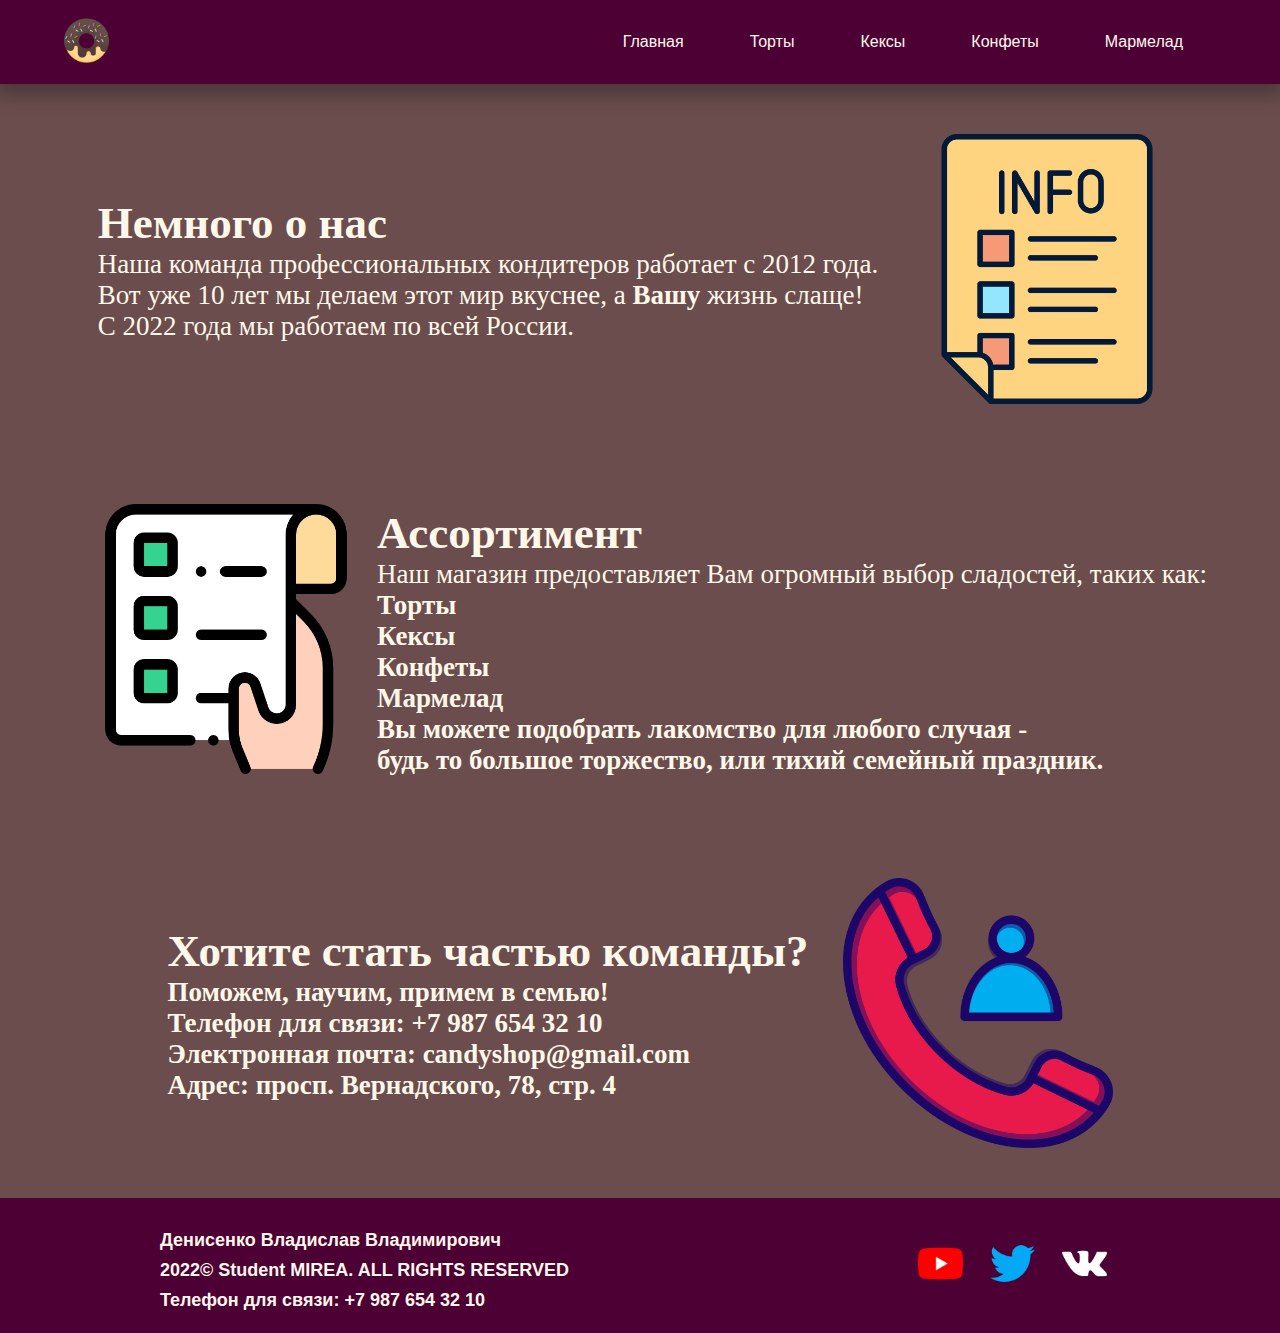
<file: index.html>
<!DOCTYPE html>
<html lang="en">
<head>
    <meta charset="UTF-8">
    <meta http-equiv="X-UA-Compatible" content="IE=edge">
    <meta name="viewport" content="width=device-width, initial-scale=1.0">
    <link rel="shortcut icon" type="image/png" href="https://turukmankto.github.io/CandyShop.github.io/list/pict/cake-slice.png"/>
    <title>Магазин сладостей</title>
    <link rel="stylesheet" type="text/css" href="Main.css">
</head>
<body>
    <header>
        <a id="logo" href="https://turukmankto.github.io/CandyShop.github.io/index.html"><img id="logo" src="https://turukmankto.github.io/CandyShop.github.io/list/pict/donut.png" alt="Логотип"></a>        <nav>
            <a href="https://turukmankto.github.io/CandyShop.github.io/index.html">Главная</a>
            <a href="https://turukmankto.github.io/CandyShop.github.io/list/Cakes.html">Торты</a>
            <a href="https://turukmankto.github.io/CandyShop.github.io/list/Cupcakes.html">Кексы</a>
            <a href="https://turukmankto.github.io/CandyShop.github.io/list/Candies.html">Конфеты</a>
            <a href="https://turukmankto.github.io/CandyShop.github.io/list/Marmalade.html">Мармелад</a>
            <!-- Menu -->
            <input class="side-menu" type="checkbox" id="side-menu"/>
            <label class="hamb" for="side-menu"><span class="hamb-line"></span></label>
            <nav class="menu">
                <a href="https://turukmankto.github.io/CandyShop.github.io/index.html">Главная</a>
                <a href="https://turukmankto.github.io/CandyShop.github.io/list/Cakes.html">Торты</a>
                <a href="https://turukmankto.github.io/CandyShop.github.io/list/Cupcakes.html">Кексы</a>
                <a href="https://turukmankto.github.io/CandyShop.github.io/list/Candies.html">Конфеты</a>
                <a href="https://turukmankto.github.io/CandyShop.github.io/list/Marmalade.html">Мармелад</a>
            </nav>
        </nav>
    </header>
    <section>
        <section id="section-1">
            <div class="content-container-1">
                <div class="text-container-1">
                    <h1><span>Немного о нас</span></h1>
                    <p class="subtitle">
                        Наша команда профессиональных кондитеров работает с 2012 года. 
                    </p>
                    <p class="subtitle">
                    Вот уже 10 лет мы делаем этот мир вкуснее, а <span><b>Вашу</b> </span>жизнь слаще!
                    </p>
                    <p class="subtitle">
                        С 2022 года мы работаем по всей России.
                    </p>
                </div>
                <img src="https://turukmankto.github.io/CandyShop.github.io/list/pict/info.png" alt="Главное изображение">
            </div>
        </section>
    </section>
    <section>
        <section id="section-2">
            <div class="content-container-2">
                <div class="text-container-2">
                    <h1><span>Ассортимент</span></h1>
                    <p class="subtitle">
                        Наш магазин предоставляет Вам огромный выбор сладостей, таких как:
                        <ul>
                            <li><b><A href="https://turukmankto.github.io/CandyShop.github.io/list/Cakes.html"><b>Торты</b></A></li>
                            <li><b><A href="https://turukmankto.github.io/CandyShop.github.io/list/Cupcakes.html"><b>Кексы</b></A></li>
                            <li><b><A href="https://turukmankto.github.io/CandyShop.github.io/list/Candies.html"><b>Конфеты</b></A></li>
                            <li><b><A href="https://turukmankto.github.io/CandyShop.github.io/list/Marmalade.html"><b>Мармелад</b></A></li>
                        </ul>
                        <p>
                            Вы можете подобрать лакомство для любого случая - <br>
                            будь то большое торжество, или тихий семейный праздник.</br>
                        </p>
                    </p>
                </div>
                <img src="https://turukmankto.github.io/CandyShop.github.io/list/pict/to-do-list.png" alt="Главное изображение">
            </div>
        </section>
    </section>
    <section>
        <section id="section-3">
            <div class="content-container-3">
                <div class="text-container-3">
                    <h1><span>Хотите стать частью команды?</span></h1>
                    <p class="subtitle">
                        Поможем, научим, примем в семью!
                        <ul>
                            <li>Телефон для связи: +7 987 654 32 10</li>
                            <li>Электронная почта: candyshop@gmail.com</li>
                            <li>Адрес: просп. Вернадского, 78, стр. 4 </li>
                        </ul>
                    </p>
                </div>
                <img src="https://turukmankto.github.io/CandyShop.github.io/list/pict/contact.png" alt="Главное изображение">
            </div>
        </section>
    </section>
    <footer>
        <div>
            <div>
                <h5>Денисенко Владислав Владимирович</h5>
                <p>2022© Student MIREA. ALL RIGHTS RESERVED</p>
                <p>Телефон для связи: +7 987 654 32 10</p>
            </div>
            <div class="vkrow">
                <a href="#"><img src="https://turukmankto.github.io/CandyShop.github.io/list/pict/youtube.png" alt="youtube"></a>
                <a href="#"><img src="https://turukmankto.github.io/CandyShop.github.io/list/pict/twitter.png" alt="twitter"></a>
                <a href="#"><img src="https://turukmankto.github.io/CandyShop.github.io/list/pict/vk.png" alt="vk">
            </div></a>
        </div>
    </footer>
</body>
</html>
</file>
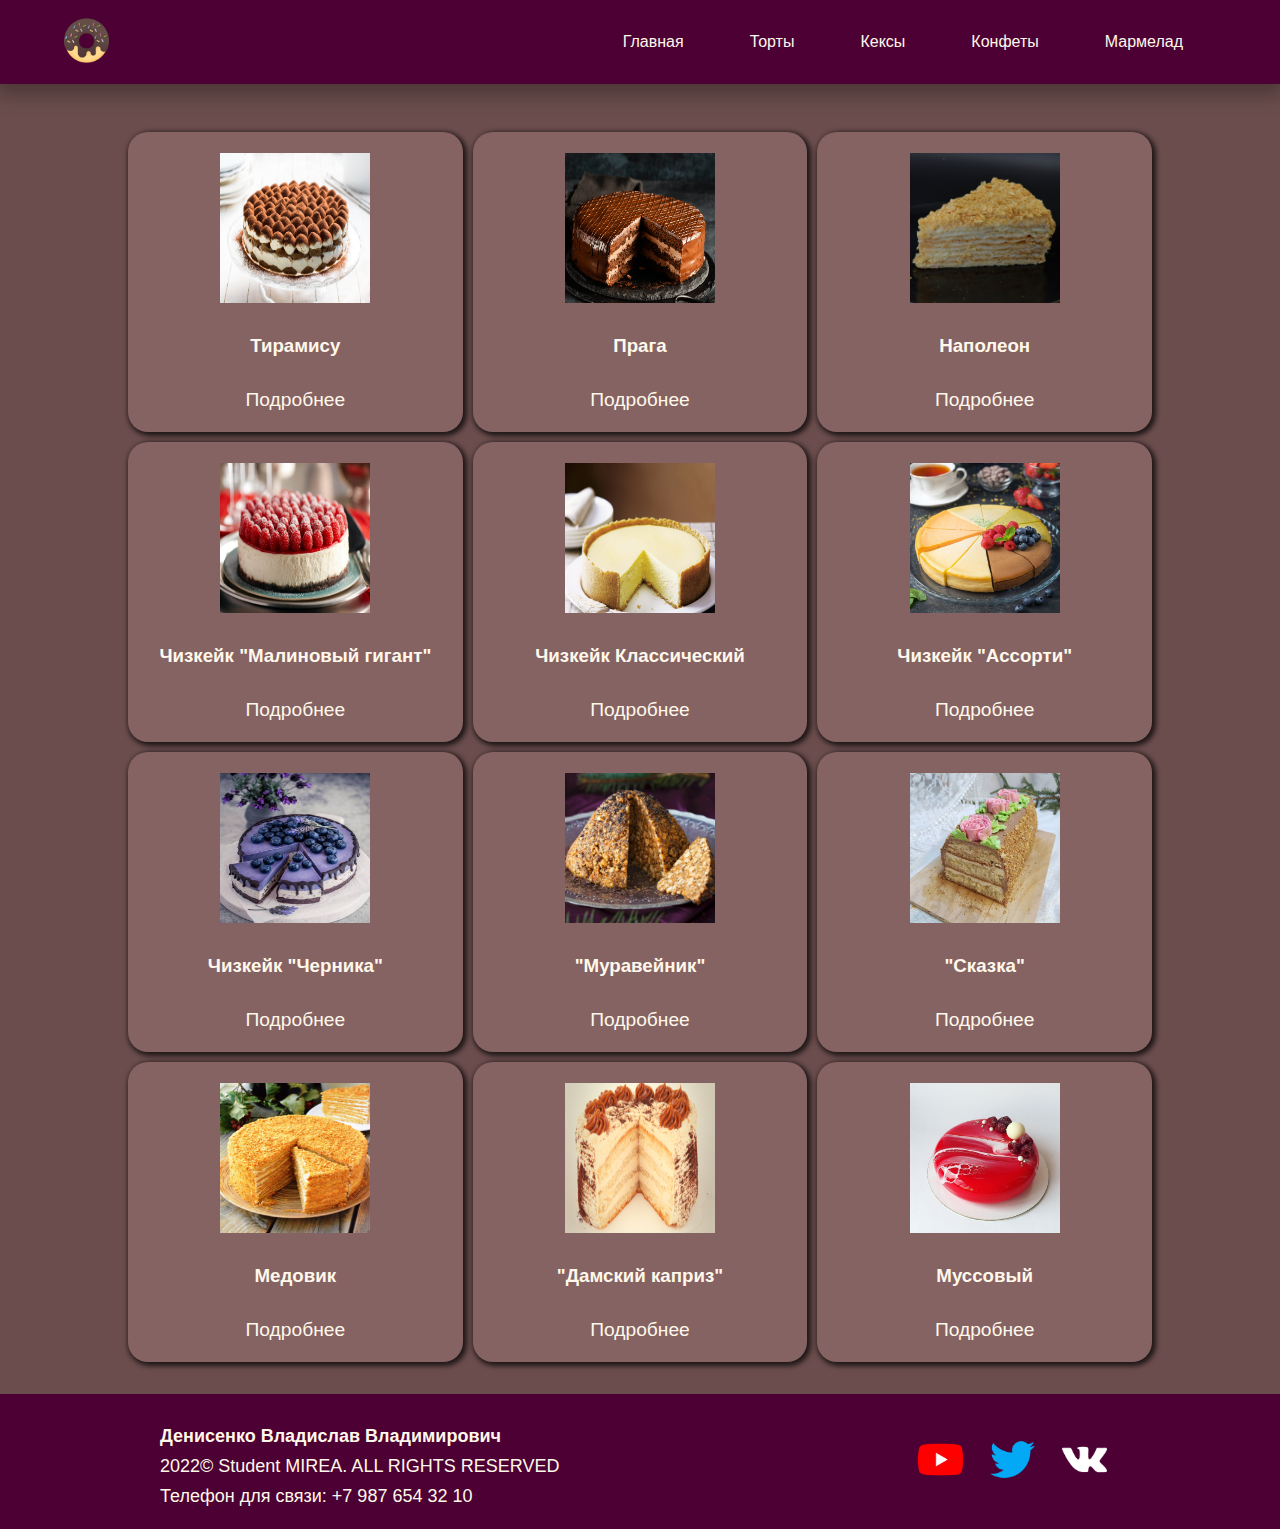
<file: list/Cakes.html>
<!DOCTYPE html>
<html lang="en">
<head>
    <meta charset="UTF-8">
    <meta http-equiv="X-UA-Compatible" content="IE=edge">
    <meta name="viewport" content="width=device-width, initial-scale=1.0">
    <link rel="shortcut icon" type="image/png" href="https://turukmankto.github.io/CandyShop.github.io/list/pict/cake-slice.png"/>
    <title>Магазин сладостей</title>
    <link rel="stylesheet" type="text/css" href="Cakes.css">
    
</head>
<body>
    <header>
        <a id="logo" href="https://turukmankto.github.io/CandyShop.github.io/index.html"><img id="logo" src="https://turukmankto.github.io/CandyShop.github.io/list/pict/donut.png" alt="Логотип"></a>
        <nav>
            <a href="https://turukmankto.github.io/CandyShop.github.io/index.html">Главная</a>
            <a href="https://turukmankto.github.io/CandyShop.github.io/list/Cakes.html">Торты</a>
            <a href="https://turukmankto.github.io/CandyShop.github.io/list/Cupcakes.html">Кексы</a>
            <a href="https://turukmankto.github.io/CandyShop.github.io/list/Candies.html">Конфеты</a>
            <a href="https://turukmankto.github.io/CandyShop.github.io/list/Marmalade.html">Мармелад</a>
            <!-- Menu -->
            <input class="side-menu" type="checkbox" id="side-menu"/>
            <label class="hamb" for="side-menu"><span class="hamb-line"></span></label>
            <nav class="menu">
                <a href="https://turukmankto.github.io/CandyShop.github.io/index.html">Главная</a>
                <a href="https://turukmankto.github.io/CandyShop.github.io/list/Cakes.html">Торты</a>
                <a href="https://turukmankto.github.io/CandyShop.github.io/list/Cupcakes.html">Кексы</a>
                <a href="https://turukmankto.github.io/CandyShop.github.io/list/Candies.html">Конфеты</a>
                <a href="https://turukmankto.github.io/CandyShop.github.io/list/Marmalade.html">Мармелад</a>
            </nav>
        </nav>
    </header>
    <section id="section-1">
        <div class="name-cake">
        </div>
            <div class="goods-container">
                <div class="product-card">
                    <img src="https://turukmankto.github.io/CandyShop.github.io/list/pict/Тирамису.webp">
                    <h3>Тирамису</h3>
                    <p class="price">Подробнее</p>
                    <div class="product-parametrs">
                        <p class="weight">Вес: <span class="lumity">750 грамм</span></p>
                        <p class="cash">Стоимость: <span class="lumity">1200 рублей</span></p>
                        <p class="data">Срок годности: <span class="lumity">3 дня</span></p>
                    </div>
                </div>
                <div class="product-card">
                    <img src="https://turukmankto.github.io/CandyShop.github.io/list/pict/Прага.webp">
                    <h3>Прага</h3>
                    <p class="price">Подробнее</p>
                    <div class="product-parametrs">
                        <p class="weight">Вес: <span class="lumity">1000 грамм</span></p>
                        <p class="cash">Стоимость: <span class="lumity">1100 рублей</span></p>
                        <p class="data">Срок годности: <span class="lumity">5 дней</span></p>
                    </div>
                </div>
                <div class="product-card">
                    <img src="https://turukmankto.github.io/CandyShop.github.io/list/pict/Наполеон.webp">
                    <h3>Наполеон</h3>
                    <p class="price">Подробнее</p>
                    <div class="product-parametrs">
                        <p class="weight">Вес: <span class="lumity">600 грамм</span></p>
                        <p class="cash">Стоимость: <span class="lumity">700 рублей</span></p>
                        <p class="data">Срок годности: <span class="lumity">3 дня</span></p>
                    </div>
                </div>
                <div class="product-card">
                    <img src="https://turukmankto.github.io/CandyShop.github.io/list/pict/Чизкейк-1.webp">
                    <h3>Чизкейк "Малиновый гигант"</h3>
                    <p class="price">Подробнее</p>
                    <div class="product-parametrs">
                        <p class="weight">Вес: <span class="lumity">750 грамм</span></p>
                        <p class="cash">Стоимость: <span class="lumity">900 рублей</span></p>
                        <p class="data">Срок годности: <span class="lumity">7 дней</span></p>
                    </div>
                </div>
                <div class="product-card">
                    <img src="https://turukmankto.github.io/CandyShop.github.io/list/pict/Чизкейк-2.webp">
                    <h3>Чизкейк Классический</h3>
                    <p class="price">Подробнее</p>
                    <div class="product-parametrs">
                        <p class="weight">Вес: <span class="lumity">750 грамм</span></p>
                        <p class="cash">Стоимость: <span class="lumity">800 рублей</span></p>
                        <p class="data">Срок годности: <span class="lumity">7 дней</span></p>
                    </div>
                </div>
                <div class="product-card">
                    <img src="https://turukmankto.github.io/CandyShop.github.io/list/pict/Чизкейк-3.webp">
                    <h3>Чизкейк "Ассорти"</h3>
                    <p class="price">Подробнее</p>
                    <div class="product-parametrs">
                        <p class="weight">Вес: <span class="lumity">750 грамм</span></p>
                        <p class="cash">Стоимость: <span class="lumity">1100 рублей</span></p>
                        <p class="data">Срок годности: <span class="lumity">7 дней</span></p>
                    </div>
                </div>
                <div class="product-card">
                    <img src="https://turukmankto.github.io/CandyShop.github.io/list/pict/Чизкейк-4.webp">
                    <h3>Чизкейк "Черника"</h3>
                    <p class="price">Подробнее</p>
                    <div class="product-parametrs">
                        <p class="weight">Вес: <span class="lumity">750 грамм</span></p>
                        <p class="cash">Стоимость: <span class="lumity">1100 рублей</span></p>
                        <p class="data">Срок годности: <span class="lumity">7 дней</span></p>
                    </div>
                </div>
                <div class="product-card">
                    <img src="https://turukmankto.github.io/CandyShop.github.io/list/pict/Муравейник.webp">
                    <h3>"Муравейник"</h3>
                    <p class="price">Подробнее</p>
                    <div class="product-parametrs">
                        <p class="weight">Вес: <span class="lumity">750 грамм</span></p>
                        <p class="cash">Стоимость: <span class="lumity">900 рублей</span></p>
                        <p class="data">Срок годности: <span class="lumity">7 дней</span></p>
                    </div>
                </div>
                <div class="product-card">
                    <img src="https://turukmankto.github.io/CandyShop.github.io/list/pict/Сказка.webp">
                    <h3>"Сказка"</h3>
                    <p class="price">Подробнее</p>
                    <div class="product-parametrs">
                        <p class="weight">Вес: <span class="lumity">850 грамм</span></p>
                        <p class="cash">Стоимость: <span class="lumity">900 рублей</span></p>
                        <p class="data">Срок годности: <span class="lumity">7 дней</span></p>
                    </div>
                </div>
                <div class="product-card">
                    <img src="https://turukmankto.github.io/CandyShop.github.io/list/pict/Медовик.webp">
                    <h3>Медовик</h3>
                    <p class="price">Подробнее</p>
                    <div class="product-parametrs">
                        <p class="weight">Вес: <span class="lumity">900 грамм</span></p>
                        <p class="cash">Стоимость: <span class="lumity">1000 рублей</span></p>
                        <p class="data">Срок годности: <span class="lumity">5 дней</span></p>
                    </div>
                </div>
                <div class="product-card">
                    <img src="https://turukmankto.github.io/CandyShop.github.io/list/pict/Дамский каприз.webp">
                    <h3>"Дамский каприз"</h3>
                    <p class="price">Подробнее</p>
                    <div class="product-parametrs">
                        <p class="weight">Вес: <span class="lumity">750 грамм</span></p>
                        <p class="cash">Стоимость: <span class="lumity">1200 рублей</span></p>
                        <p class="data">Срок годности: <span class="lumity">4 дня</span></p>
                    </div>
                </div>
                <div class="product-card">
                    <img src="https://turukmankto.github.io/CandyShop.github.io/list/pict/Муссовый.webp">
                    <h3>Муссовый</h3>
                    <p class="price">Подробнее</p>
                    <div class="product-parametrs">
                        <p class="weight">Вес: <span class="lumity">800 грамм</span></p>
                        <p class="cash">Стоимость: <span class="lumity">1300 рублей</span></p>
                        <p class="data">Срок годности: <span class="lumity">4 дня</span></p>
                    </div>
                </div>
                
            </div>
    </section>
    
    <footer>
        <div>
            <div>
                <h5>Денисенко Владислав Владимирович</h5>
                <p>2022© Student MIREA. ALL RIGHTS RESERVED</p>
                <p>Телефон для связи: +7 987 654 32 10</p>
            </div>
            <div class="vkrow">
                <a href="#"><img src="https://turukmankto.github.io/CandyShop.github.io/list/pict/youtube.png" alt="youtube"></a>
                <a href="#"><img src="https://turukmankto.github.io/CandyShop.github.io/list/pict/twitter.png" alt="twitter"></a>
                <a href="#"><img src="https://turukmankto.github.io/CandyShop.github.io/list/pict/vk.png" alt="vk">
            </div></a>
        </div>
    </footer>
    <script src="Cards.js"></script>
</body>
</html>
</file>
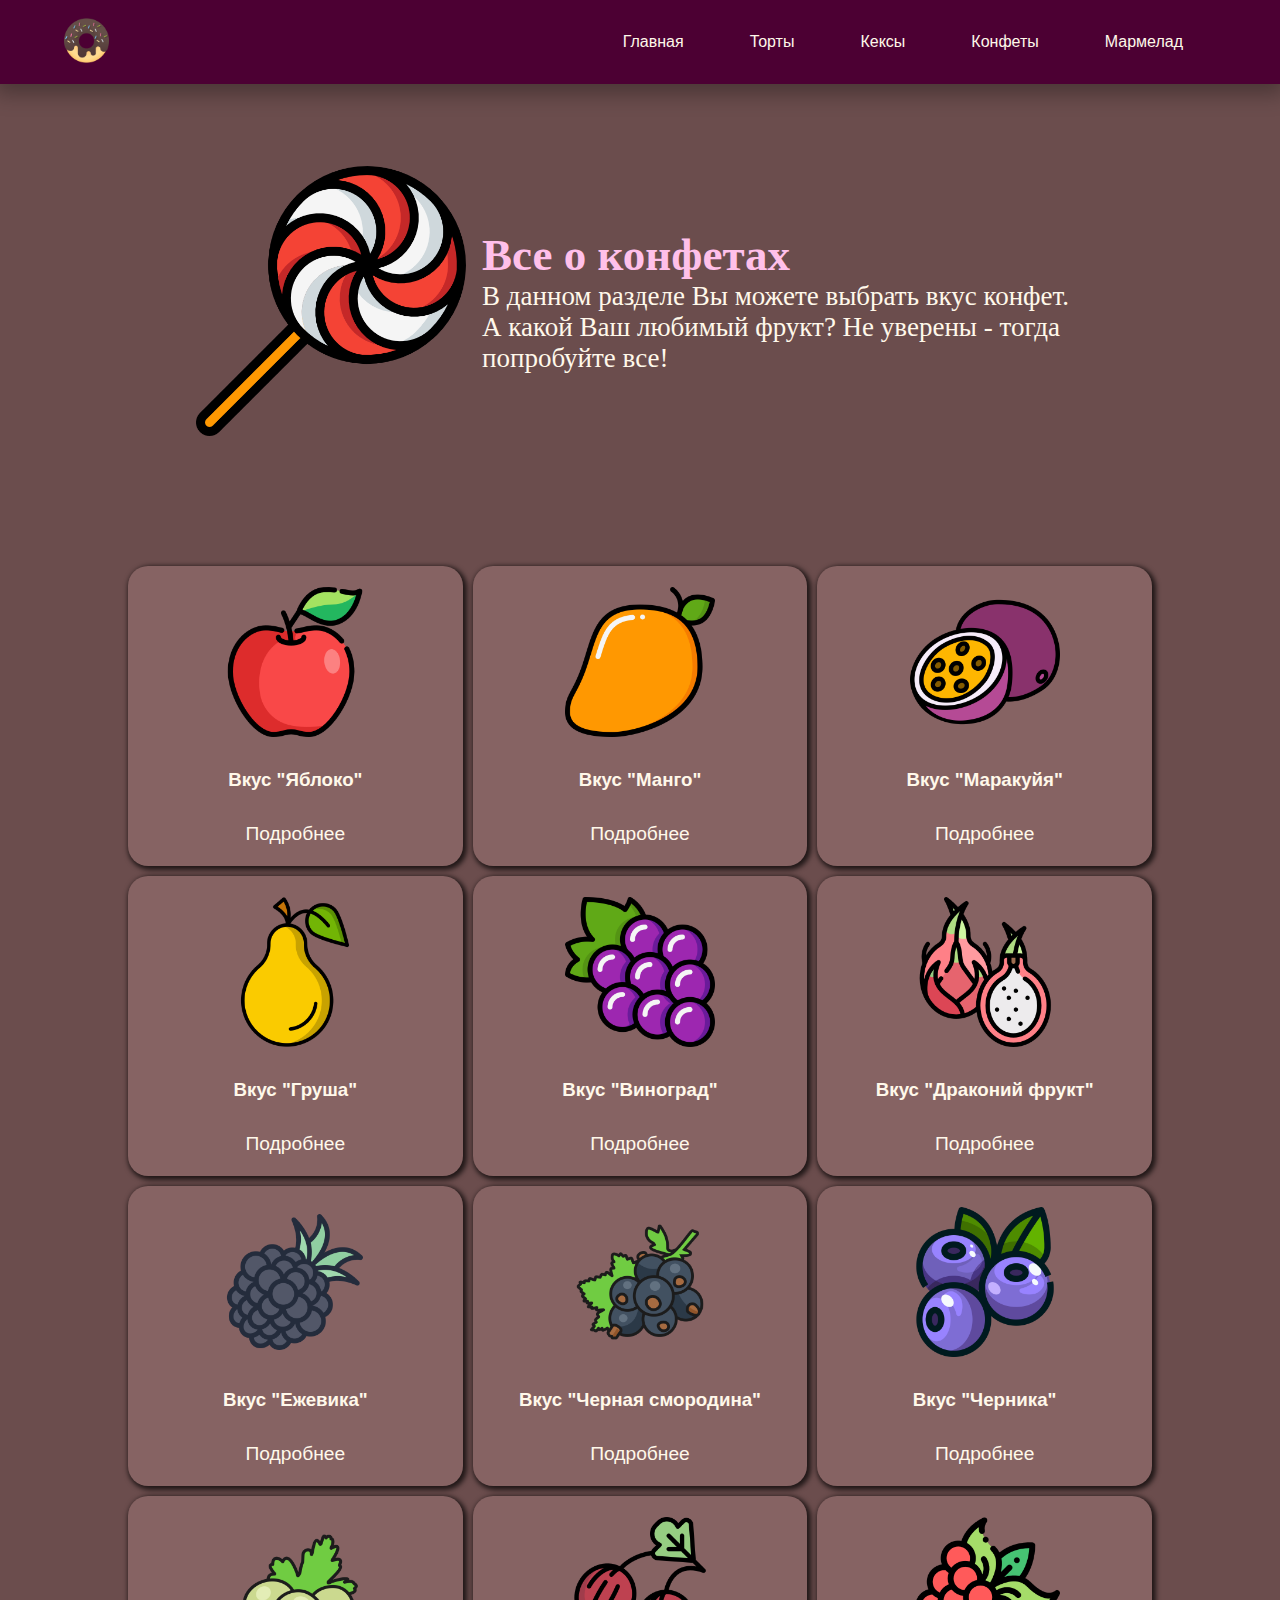
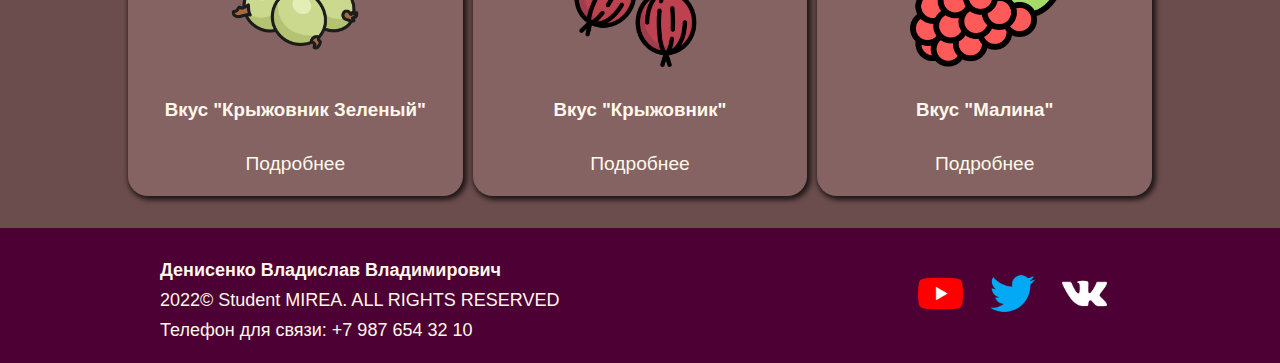
<file: list/Candies.html>
<!DOCTYPE html>
<html lang="en">
<head>
    <meta charset="UTF-8">
    <meta http-equiv="X-UA-Compatible" content="IE=edge">
    <meta name="viewport" content="width=device-width, initial-scale=1.0">
    <link rel="shortcut icon" type="image/png" href="https://turukmankto.github.io/CandyShop.github.io/list/pict/cake-slice.png"/>
    <title>Магазин сладостей</title>
    <link rel="stylesheet" type="text/css" href="Candies.css">
    
</head>
<body>
    <header>
        <a id="logo" href="https://turukmankto.github.io/CandyShop.github.io/index.html"><img id="logo" src="https://turukmankto.github.io/CandyShop.github.io/list/pict/donut.png" alt="Логотип"></a>
        <nav>
            <a href="https://turukmankto.github.io/CandyShop.github.io/index.html">Главная</a>
            <a href="https://turukmankto.github.io/CandyShop.github.io/list/Cakes.html">Торты</a>
            <a href="https://turukmankto.github.io/CandyShop.github.io/list/Cupcakes.html">Кексы</a>
            <a href="https://turukmankto.github.io/CandyShop.github.io/list/Candies.html">Конфеты</a>
            <a href="https://turukmankto.github.io/CandyShop.github.io/list/Marmalade.html">Мармелад</a>
            <!-- Menu -->
            <input class="side-menu" type="checkbox" id="side-menu"/>
            <label class="hamb" for="side-menu"><span class="hamb-line"></span></label>
            <nav class="menu">
                <a href="https://turukmankto.github.io/CandyShop.github.io/index.html">Главная</a>
                <a href="https://turukmankto.github.io/CandyShop.github.io/list/Cakes.html">Торты</a>
                <a href="https://turukmankto.github.io/CandyShop.github.io/list/Cupcakes.html">Кексы</a>
                <a href="https://turukmankto.github.io/CandyShop.github.io/list/Candies.html">Конфеты</a>
                <a href="https://turukmankto.github.io/CandyShop.github.io/list/Marmalade.html">Мармелад</a>
            </nav>
        </nav>
    </header>
    <section id="section-main">
        <div class="content-container-1">
            <div class="text-container-1">
                <h1><span>Все о конфетах</span></h1>
                <p class="subtitle">
                    В данном разделе Вы можете выбрать вкус конфет.<br/>
                    А какой Ваш любимый фрукт? Не уверены - тогда попробуйте все!
                </p>
            </div>
            <img src="https://turukmankto.github.io/CandyShop.github.io/list/pict/lollipop.png" alt="Главное изображение">
        </div>
    </section>
    <section id="section-1">
        <div class="name-cake">
        </div>
            <div class="goods-container">
                <div class="product-card">
                    <img src="https://turukmankto.github.io/CandyShop.github.io/list/pict/apple.png">
                    <h3>Вкус "Яблоко"</h3>
                    <p class="price">Подробнее</p>
                    <div class="product-parametrs">
                        <p class="weight">Вес пачки: <span class="lumity">400 грамм</span></p>
                        <p class="cash">Стоимость: <span class="lumity">200 рублей</span></p>
                    </div>
                </div>
                <div class="product-card">
                    <img src="https://turukmankto.github.io/CandyShop.github.io/list/pict/mango.png">
                    <h3>Вкус "Манго"</h3>
                    <p class="price">Подробнее</p>
                    <div class="product-parametrs">
                        <p class="weight">Вес пачки: <span class="lumity">400 грамм</span></p>
                        <p class="cash">Стоимость: <span class="lumity">200 рублей</span></p>
                    </div>
                </div>
                <div class="product-card">
                    <img src="https://turukmankto.github.io/CandyShop.github.io/list/pict/marakuya.png">
                    <h3>Вкус "Маракуйя"</h3>
                    <p class="price">Подробнее</p>
                    <div class="product-parametrs">
                        <p class="weight">Вес пачки: <span class="lumity">400 грамм</span></p>
                        <p class="cash">Стоимость: <span class="lumity">200 рублей</span></p>
                    </div>
                </div>
                <div class="product-card">
                    <img src="https://turukmankto.github.io/CandyShop.github.io/list/pict/pear.png">
                    <h3>Вкус "Груша"</h3>
                    <p class="price">Подробнее</p>
                    <div class="product-parametrs">
                        <p class="weight">Вес пачки: <span class="lumity">400 грамм</span></p>
                        <p class="cash">Стоимость: <span class="lumity">200 рублей</span></p>
                    </div>
                </div>
                <div class="product-card">
                    <img src="https://turukmankto.github.io/CandyShop.github.io/list/pict/grapes.png">
                    <h3>Вкус "Виноград"</h3>
                    <p class="price">Подробнее</p>
                    <div class="product-parametrs">
                        <p class="weight">Вес пачки: <span class="lumity">400 грамм</span></p>
                        <p class="cash">Стоимость: <span class="lumity">200 рублей</span></p>
                    </div>
                </div>
                <div class="product-card">
                    <img src="https://turukmankto.github.io/CandyShop.github.io/list/pict/passion-fruit.png">
                    <h3>Вкус "Драконий фрукт"</h3>
                    <p class="price">Подробнее</p>
                    <div class="product-parametrs">
                        <p class="weight">Вес пачки: <span class="lumity">400 грамм</span></p>
                        <p class="cash">Стоимость: <span class="lumity">200 рублей</span></p>
                    </div>
                </div>
                <div class="product-card">
                    <img src="https://turukmankto.github.io/CandyShop.github.io/list/pict/blackberry.png">
                    <h3>Вкус "Ежевика"</h3>
                    <p class="price">Подробнее</p>
                    <div class="product-parametrs">
                        <p class="weight">Вес пачки: <span class="lumity">400 грамм</span></p>
                        <p class="cash">Стоимость: <span class="lumity">200 рублей</span></p>
                    </div>
                </div>
                <div class="product-card">
                    <img src="https://turukmankto.github.io/CandyShop.github.io/list/pict/blackcurrant.png">
                    <h3>Вкус "Черная смородина"</h3>
                    <p class="price">Подробнее</p>
                    <div class="product-parametrs">
                        <p class="weight">Вес пачки: <span class="lumity">400 грамм</span></p>
                        <p class="cash">Стоимость: <span class="lumity">200 рублей</span></p>
                    </div>
                </div>
                <div class="product-card">
                    <img src="https://turukmankto.github.io/CandyShop.github.io/list/pict/blueberry.png">
                    <h3>Вкус "Черника"</h3>
                    <p class="price">Подробнее</p>
                    <div class="product-parametrs">
                        <p class="weight">Вес пачки: <span class="lumity">400 грамм</span></p>
                        <p class="cash">Стоимость: <span class="lumity">200 рублей</span></p>
                    </div>
                </div>
                <div class="product-card">
                    <img src="https://turukmankto.github.io/CandyShop.github.io/list/pict/gooseberry-g.png">
                    <h3>Вкус "Крыжовник Зеленый"</h3>
                    <p class="price">Подробнее</p>
                    <div class="product-parametrs">
                        <p class="weight">Вес пачки: <span class="lumity">400 грамм</span></p>
                        <p class="cash">Стоимость: <span class="lumity">200 рублей</span></p>
                    </div>
                </div>
                <div class="product-card">
                    <img src="https://turukmankto.github.io/CandyShop.github.io/list/pict/gooseberry.png">
                    <h3>Вкус "Крыжовник"</h3>
                    <p class="price">Подробнее</p>
                    <div class="product-parametrs">
                        <p class="weight">Вес пачки: <span class="lumity">400 грамм</span></p>
                        <p class="cash">Стоимость: <span class="lumity">200 рублей</span></p>
                    </div>
                </div>
                <div class="product-card">
                    <img src="https://turukmankto.github.io/CandyShop.github.io/list/pict/raspberry.png">
                    <h3>Вкус "Малина"</h3>
                    <p class="price">Подробнее</p>
                    <div class="product-parametrs">
                        <p class="weight">Вес пачки: <span class="lumity">400 грамм</span></p>
                        <p class="cash">Стоимость: <span class="lumity">200 рублей</span></p>
                    </div>
                </div>
            </div>
    </section>
    
    <footer>
        <div>
            <div>
                <h5>Денисенко Владислав Владимирович</h5>
                <p>2022© Student MIREA. ALL RIGHTS RESERVED</p>
                <p>Телефон для связи: +7 987 654 32 10</p>
            </div>
            <div class="vkrow">
                <a href="#"><img src="https://turukmankto.github.io/CandyShop.github.io/list/pict/youtube.png" alt="youtube"></a>
                <a href="#"><img src="https://turukmankto.github.io/CandyShop.github.io/list/pict/twitter.png" alt="twitter"></a>
                <a href="#"><img src="https://turukmankto.github.io/CandyShop.github.io/list/pict/vk.png" alt="vk">
            </div></a>
        </div>
    </footer>
    <script src="Cards.js"></script>
</body>
</html>
</file>
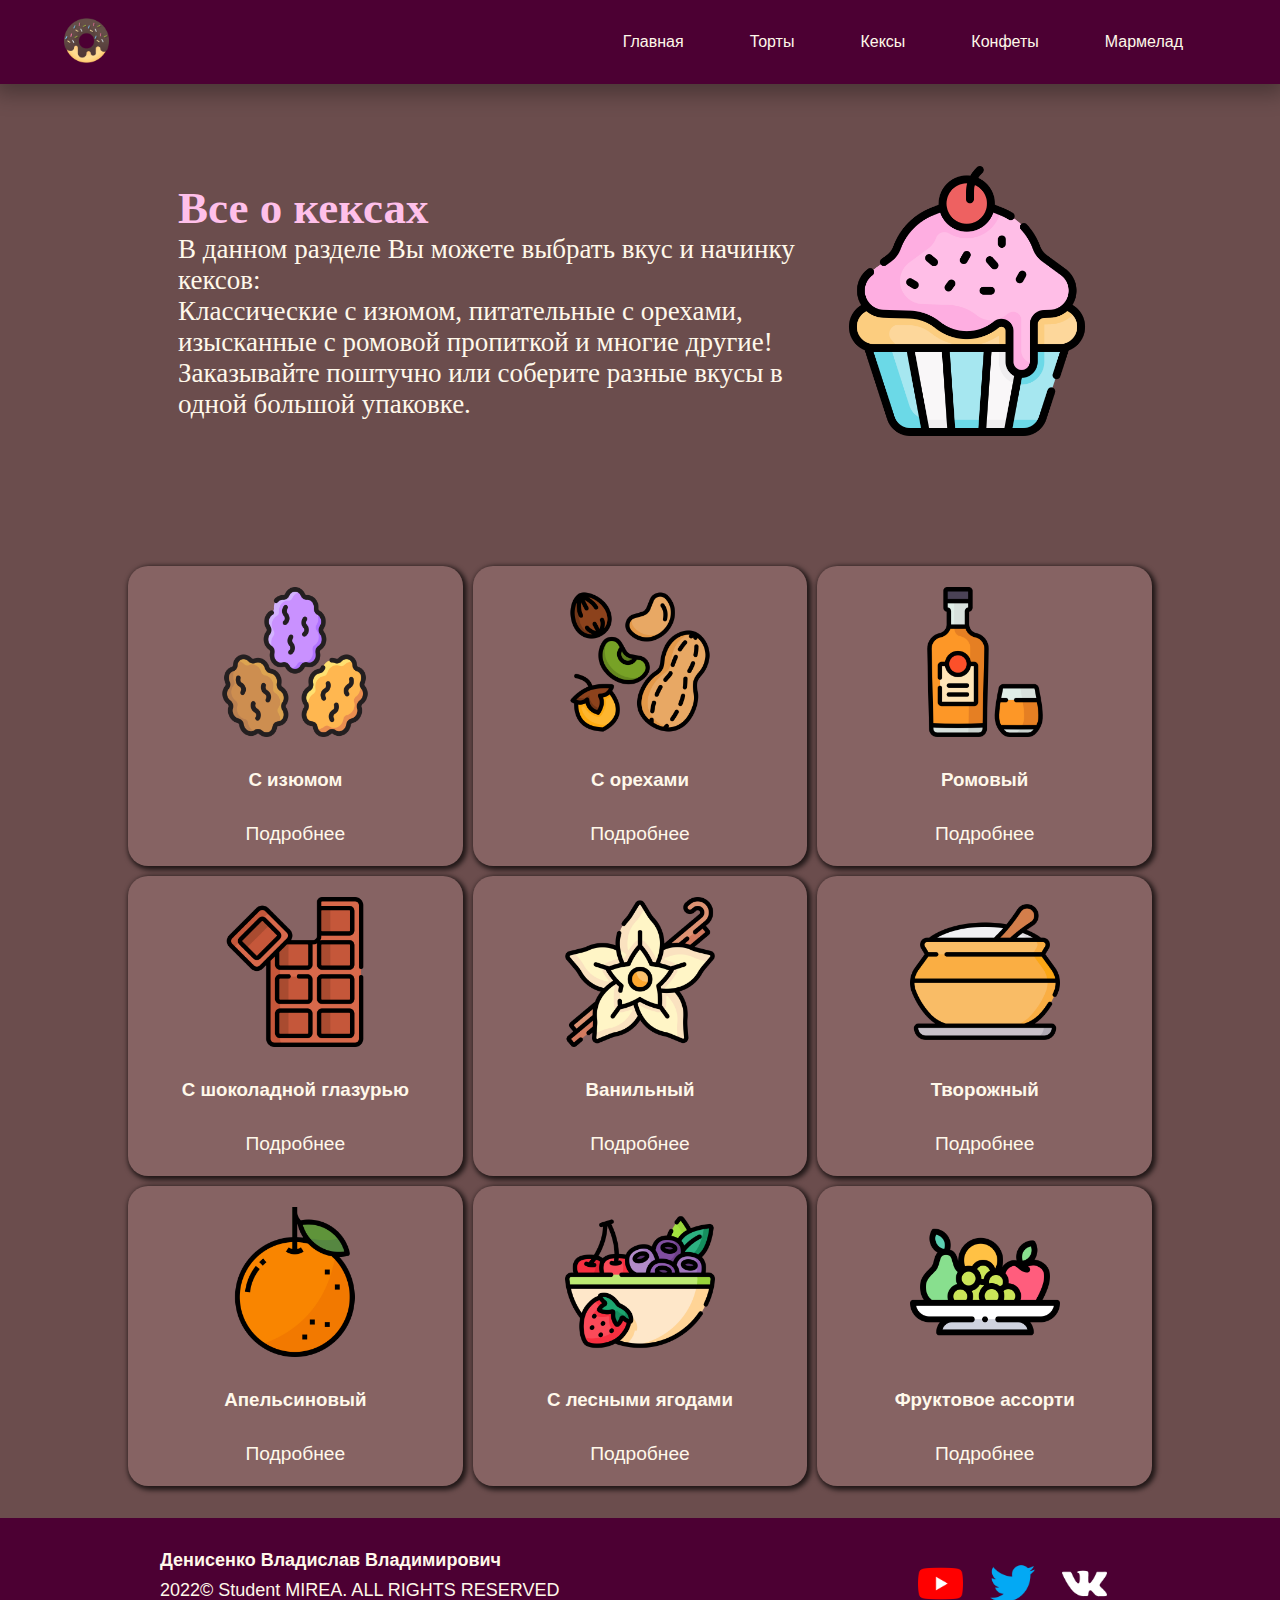
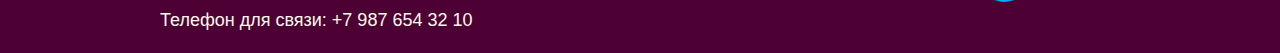
<file: list/Cupcakes.html>
<!DOCTYPE html>
<html lang="en">
<head>
    <meta charset="UTF-8">
    <meta http-equiv="X-UA-Compatible" content="IE=edge">
    <meta name="viewport" content="width=device-width, initial-scale=1.0">
    <link rel="shortcut icon" type="image/png" href="https://turukmankto.github.io/CandyShop.github.io/list/pict/cake-slice.png"/>
    <title>Магазин сладостей</title>
    <link rel="stylesheet" type="text/css" href="Cupcakes.css">
    
</head>
<body>
    <header>
        <a id="logo" href="https://turukmankto.github.io/CandyShop.github.io/index.html"><img id="logo" src="https://turukmankto.github.io/CandyShop.github.io/list/pict/donut.png" alt="Логотип"></a>        <nav>
            <a href="https://turukmankto.github.io/CandyShop.github.io/index.html">Главная</a>
            <a href="https://turukmankto.github.io/CandyShop.github.io/list/Cakes.html">Торты</a>
            <a href="https://turukmankto.github.io/CandyShop.github.io/list/Cupcakes.html">Кексы</a>
            <a href="https://turukmankto.github.io/CandyShop.github.io/list/Candies.html">Конфеты</a>
            <a href="https://turukmankto.github.io/CandyShop.github.io/list/Marmalade.html">Мармелад</a>
            <!-- Menu -->
            <input class="side-menu" type="checkbox" id="side-menu"/>
            <label class="hamb" for="side-menu"><span class="hamb-line"></span></label>
            <nav class="menu">
                <a href="https://turukmankto.github.io/CandyShop.github.io/index.html">Главная</a>
                <a href="https://turukmankto.github.io/CandyShop.github.io/list/Cakes.html">Торты</a>
                <a href="https://turukmankto.github.io/CandyShop.github.io/list/Cupcakes.html">Кексы</a>
                <a href="https://turukmankto.github.io/CandyShop.github.io/list/Candies.html">Конфеты</a>
                <a href="https://turukmankto.github.io/CandyShop.github.io/list/Marmalade.html">Мармелад</a>
            </nav>
        </nav>
    </header>
    <section id="section-main">
        <div class="content-container-1">
            <div class="text-container-1">
                <h1><span>Все о кексах</span></h1>
                <p class="subtitle">
                    В данном разделе Вы можете выбрать вкус и начинку кексов:<br/>
                    Классические с изюмом, питательные с орехами, изысканные с ромовой пропиткой и многие другие!<br/>
                    Заказывайте поштучно или соберите разные вкусы в одной большой упаковке.
                </p>
            </div>
            <img src="https://turukmankto.github.io/CandyShop.github.io/list/pict/cupcake-rgb.png" alt="Главное изображение">
        </div>
    </section>
    <section id="section-1">
        <div class="name-cake">
        </div>
            <div class="goods-container">
                <div class="product-card">
                    <img src="https://turukmankto.github.io/CandyShop.github.io/list/pict/izum.png">
                    <h3>С изюмом</h3>
                    <p class="price">Подробнее</p>
                    <div class="product-parametrs">
                        <p class="cash">Стоимость: <span class="lumity">От 45 рублей</span></p>
                        <p class="data">Вес одного кекса: <span class="lumity">25 грамм</span></p>
                    </div>
                </div>
                <div class="product-card">
                    <img src="https://turukmankto.github.io/CandyShop.github.io/list/pict/nuts.png">
                    <h3>С орехами</h3>
                    <p class="price">Подробнее</p>
                    <div class="product-parametrs">
                        <p class="cash">Стоимость: <span class="lumity">От 50 рублей</span></p>
                        <p class="data">Вес одного кекса: <span class="lumity">25 грамм</span></p>
                    </div>
                </div>
                <div class="product-card">
                    <img src="https://turukmankto.github.io/CandyShop.github.io/list/pict/rum.png">
                    <h3>Ромовый</h3>
                    <p class="price">Подробнее</p>
                    <div class="product-parametrs">
                        <p class="cash">Стоимость: <span class="lumity">От 55 рублей</span></p>
                        <p class="data">Вес одного кекса: <span class="lumity">25 грамм</span></p>
                    </div>
                </div>
                <div class="product-card">
                    <img src="https://turukmankto.github.io/CandyShop.github.io/list/pict/choco.png">
                    <h3>С шоколадной глазурью</h3>
                    <p class="price">Подробнее</p>
                    <div class="product-parametrs">
                        <p class="cash">Стоимость: <span class="lumity">От 45 рублей</span></p>
                        <p class="data">Вес одного кекса: <span class="lumity">25 грамм</span></p>
                    </div>
                </div>
                <div class="product-card">
                    <img src="https://turukmankto.github.io/CandyShop.github.io/list/pict/vanil.png">
                    <h3>Ванильный</h3>
                    <p class="price">Подробнее</p>
                    <div class="product-parametrs">
                        <p class="cash">Стоимость: <span class="lumity">От 40 рублей</span></p>
                        <p class="data">Вес одного кекса: <span class="lumity">25 грамм</span></p>
                    </div>
                </div>
                <div class="product-card">
                    <img src="https://turukmankto.github.io/CandyShop.github.io/list/pict/tvorog.png">
                    <h3>Творожный</h3>
                    <p class="price">Подробнее</p>
                    <div class="product-parametrs">
                        <p class="cash">Стоимость: <span class="lumity">От 40 рублей</span></p>
                        <p class="data">Вес одного кекса: <span class="lumity">25 грамм</span></p>
                    </div>
                </div>
                <div class="product-card">
                    <img src="https://turukmankto.github.io/CandyShop.github.io/list/pict/orange.png">
                    <h3>Апельсиновый</h3>
                    <p class="price">Подробнее</p>
                    <div class="product-parametrs">
                        <p class="cash">Стоимость: <span class="lumity">От 45 рублей</span></p>
                        <p class="data">Вес одного кекса: <span class="lumity">25 грамм</span></p>
                    </div>
                </div>
                <div class="product-card">
                    <img src="https://turukmankto.github.io/CandyShop.github.io/list/pict/les-ya.png">
                    <h3>С лесными ягодами</h3>
                    <p class="price">Подробнее</p>
                    <div class="product-parametrs">
                        <p class="cash">Стоимость: <span class="lumity">От 50 рублей</span></p>
                        <p class="data">Вес одного кекса: <span class="lumity">25 грамм</span></p>
                    </div>
                </div>
                <div class="product-card">
                    <img src="https://turukmankto.github.io/CandyShop.github.io/list/pict/multi.png">
                    <h3>Фруктовое ассорти</h3>
                    <p class="price">Подробнее</p>
                    <div class="product-parametrs">
                        <p class="cash">Стоимость: <span class="lumity">От 55 рублей</span></p>
                        <p class="data">Вес одного кекса: <span class="lumity">25 грамм</span></p>
                    </div>
            </div>
    </section>
    
    <footer>
        <div>
            <div>
                <h5>Денисенко Владислав Владимирович</h5>
                <p>2022© Student MIREA. ALL RIGHTS RESERVED</p>
                <p>Телефон для связи: +7 987 654 32 10</p>
            </div>
            <div class="vkrow">
                <a href="#"><img src="https://turukmankto.github.io/CandyShop.github.io/list/pict/youtube.png" alt="youtube"></a>
                <a href="#"><img src="https://turukmankto.github.io/CandyShop.github.io/list/pict/twitter.png" alt="twitter"></a>
                <a href="#"><img src="https://turukmankto.github.io/CandyShop.github.io/list/pict/vk.png" alt="vk">
            </div></a>
        </div>
    </footer>
    <script src="Cards.js"></script>
</body>
</html>
</file>
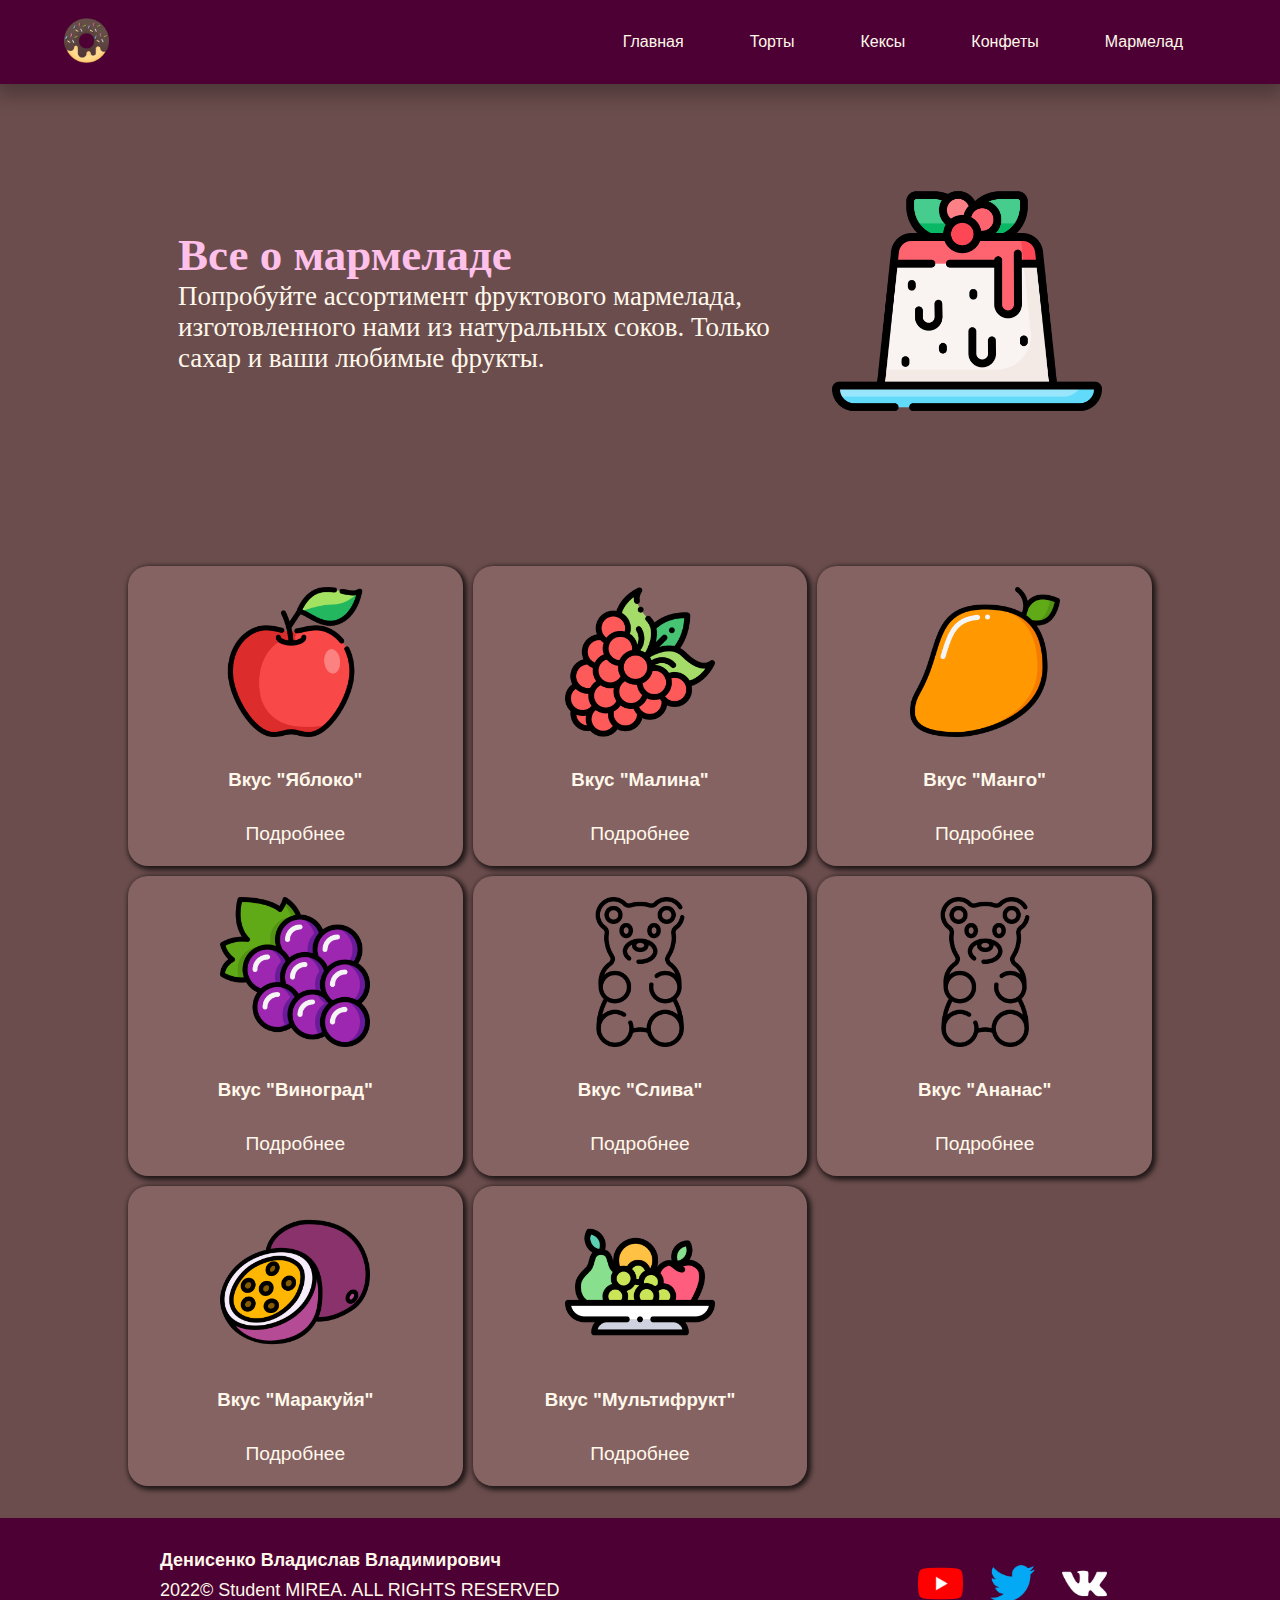
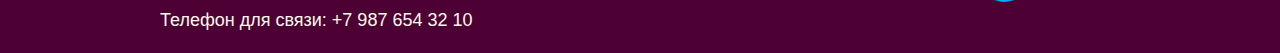
<file: list/Marmalade.html>
<!DOCTYPE html>
<html lang="en">
<head>
    <meta charset="UTF-8">
    <meta http-equiv="X-UA-Compatible" content="IE=edge">
    <meta name="viewport" content="width=device-width, initial-scale=1.0">
    <link rel="shortcut icon" type="image/png" href="https://turukmankto.github.io/CandyShop.github.io/list/pict/cake-slice.png"/>
    <title>Магазин сладостей</title>
    <link rel="stylesheet" type="text/css" href="Marmalade.css">
    
</head>
<body>
    <header>
        <a id="logo" href="https://turukmankto.github.io/CandyShop.github.io/index.html"><img id="logo" src="https://turukmankto.github.io/CandyShop.github.io/list/pict/donut.png" alt="Логотип"></a>
        <nav>
            <a href="https://turukmankto.github.io/CandyShop.github.io/index.html">Главная</a>
            <a href="https://turukmankto.github.io/CandyShop.github.io/list/Cakes.html">Торты</a>
            <a href="https://turukmankto.github.io/CandyShop.github.io/list/Cupcakes.html">Кексы</a>
            <a href="https://turukmankto.github.io/CandyShop.github.io/list/Candies.html">Конфеты</a>
            <a href="https://turukmankto.github.io/CandyShop.github.io/list/Marmalade.html">Мармелад</a>
            <!-- Menu -->
            <input class="side-menu" type="checkbox" id="side-menu"/>
            <label class="hamb" for="side-menu"><span class="hamb-line"></span></label>
            <nav class="menu">
                <a href="https://turukmankto.github.io/CandyShop.github.io/index.html">Главная</a>
                <a href="https://turukmankto.github.io/CandyShop.github.io/list/Cakes.html">Торты</a>
                <a href="https://turukmankto.github.io/CandyShop.github.io/list/Cupcakes.html">Кексы</a>
                <a href="https://turukmankto.github.io/CandyShop.github.io/list/Candies.html">Конфеты</a>
                <a href="https://turukmankto.github.io/CandyShop.github.io/list/Marmalade.html">Мармелад</a>
            </nav>
        </nav>
    </header>
    <section id="section-main">
        <div class="content-container-1">
            <div class="text-container-1">
                <h1><span>Все о мармеладе</span></h1>
                <p class="subtitle">
                    Попробуйте ассортимент фруктового мармелада, изготовленного нами из натуральных соков. Только сахар и ваши любимые фрукты.
                </p>
            </div>
            <img src="https://turukmankto.github.io/CandyShop.github.io/list/pict/panacota.png" alt="Главное изображение">
        </div>
    </section>
    <section id="section-1">
        <div class="name-cake">
        </div>
            <div class="goods-container">
                <div class="product-card">
                    <img src="https://turukmankto.github.io/CandyShop.github.io/list/pict/apple.png">
                    <h3>Вкус "Яблоко"</h3>
                    <p class="price">Подробнее</p>
                    <div class="product-parametrs">
                        <p class="weight">Упаковка <span class="lumity">150 грамм</span></p>
                        <p class="cash">Стоимость: <span class="lumity">200 рублей</span></p>
                    </div>
                </div>
                <div class="product-card">
                    <img src="https://turukmankto.github.io/CandyShop.github.io/list/pict/raspberry.png">
                    <h3>Вкус "Малина"</h3>
                    <p class="price">Подробнее</p>
                    <div class="product-parametrs">
                        <p class="weight">Упаковка <span class="lumity">150 грамм</span></p>
                        <p class="cash">Стоимость: <span class="lumity">200 рублей</span></p>
                    </div>
                </div>
                <div class="product-card">
                    <img src="https://turukmankto.github.io/CandyShop.github.io/list/pict/mango.png">
                    <h3>Вкус "Манго"</h3>
                    <p class="price">Подробнее</p>
                    <div class="product-parametrs">
                        <p class="weight">Упаковка <span class="lumity">150 грамм</span></p>
                        <p class="cash">Стоимость: <span class="lumity">200 рублей</span></p>
                    </div>
                </div>
                <div class="product-card">
                    <img src="https://turukmankto.github.io/CandyShop.github.io/list/pict/grapes.png">
                    <h3>Вкус "Виноград"</h3>
                    <p class="price">Подробнее</p>
                    <div class="product-parametrs">
                        <p class="weight">Упаковка <span class="lumity">150 грамм</span></p>
                        <p class="cash">Стоимость: <span class="lumity">200 рублей</span></p>
                    </div>
                </div>
                <div class="product-card">
                    <img src="https://turukmankto.github.io/CandyShop.github.io/list/pict/bear.png">
                    <h3>Вкус "Слива"</h3>
                    <p class="price">Подробнее</p>
                    <div class="product-parametrs">
                        <p class="cash">НЕТ В НАЛИЧИИ</p>
                        <p class="weight">Упаковка <span class="lumity">150 грамм</span></p>
                        <p class="cash">Стоимость: <span class="lumity">200 рублей</span></p>
                    </div>
                </div>
                <div class="product-card">
                    <img src="https://turukmankto.github.io/CandyShop.github.io/list/pict/bear.png">
                    <h3>Вкус "Ананас"</h3>
                    <p class="price">Подробнее</p>
                    <div class="product-parametrs">
                        <p class="cash">НЕТ В НАЛИЧИИ</p>
                        <p class="weight">Упаковка <span class="lumity">150 грамм</span></p>
                        <p class="cash">Стоимость: <span class="lumity">200 рублей</span></p>
                    </div>
                </div>
                <div class="product-card">
                    <img src="https://turukmankto.github.io/CandyShop.github.io/list/pict/marakuya.png">
                    <h3>Вкус "Маракуйя"</h3>
                    <p class="price">Подробнее</p>
                    <div class="product-parametrs">
                        <p class="weight">Упаковка <span class="lumity">150 грамм</span></p>
                        <p class="cash">Стоимость: <span class="lumity">200 рублей</span></p>
                    </div>
                </div>
                <div class="product-card">
                    <img src="https://turukmankto.github.io/CandyShop.github.io/list/pict/multi.png">
                    <h3>Вкус "Мультифрукт"</h3>
                    <p class="price">Подробнее</p>
                    <div class="product-parametrs">
                        <p class="weight">Упаковка <span class="lumity">150 грамм</span></p>
                        <p class="cash">Стоимость: <span class="lumity">200 рублей</span></p>
                    </div>
                </div>
            </div>
    </section>
    
    <footer>
        <div>
            <div>
                <h5>Денисенко Владислав Владимирович</h5>
                <p>2022© Student MIREA. ALL RIGHTS RESERVED</p>
                <p>Телефон для связи: +7 987 654 32 10</p>
            </div>
            <div class="vkrow">
                <a href="#"><img src="https://turukmankto.github.io/CandyShop.github.io/list/pict/youtube.png" alt="youtube"></a>
                <a href="#"><img src="https://turukmankto.github.io/CandyShop.github.io/list/pict/twitter.png" alt="twitter"></a>
                <a href="#"><img src="https://turukmankto.github.io/CandyShop.github.io/list/pict/vk.png" alt="vk">
            </div></a>
        </div>
    </footer>
    <script src="Cards.js"></script>
</body>
</html>
</file>
<file: Main.css>
* {
    box-sizing: border-box;
    padding: 0;
    margin: 0;
}

a {
    text-decoration: none;
    color: #FFF8EA;
    
}

:root {
    --background-color: #6B4D4D;
    --header-color: #4C0033;
}
html {
    scroll-behavior: smooth;
}

li {
    list-style: none;
}
body {
    font-family: sans-serif;
    background: var(--background-color);
    color: #FFF8EA;
    display: flex;
    flex-direction: column;
}
header,nav, .hamb {
    display: flex;
    align-items: center;
    justify-content: center;
}
/* ========== Menu ==========*/
header {
    justify-content: space-between;
    position: relative;
    width: 100%;
    padding: 1em 4em;
    background: var(--header-color);
    box-shadow: 0 5px 20px 5px rgba(0, 0, 0, 0.3);
    z-index: 10;
}
#logo {
    width: 45px;
    transition: 0.5s;
}
#logo:hover {
    transform: scale(1.3);
}
nav {
    justify-content: space-between;
    width: max-content;
}
nav a {
    padding: 1em 2em;
    border: 1px solid transparent;
    border-radius: 0.3em;
    transition: 0.4s;
    text-align: center;
}
nav a:hover, nav a:active {
    border: 1px solid #ffffff;
    color: #FF9F9F;
}
.menu{
    position: absolute;
    display: flex;
    flex-direction: column;
    background-color: var(--header-color);
    top: 65px;
    right: 0;
    transform: scaleY(0);
    transform-origin: 0 0;
    transition: 500ms;
}
.hamb{
    cursor: pointer;
    position: relative;
    padding: 1em 2em;
    display: none;
}/* Style label tag */
.hamb-line {
    background: #9E7676;
    display: block;
    height: 3px;
    position: relative;
    width: 30px;
} /* Style span tag */
.hamb-line::before,
.hamb-line::after{
    background: #9E7676;
    content: '';
    display: block;
    height: 100%;
    position: absolute;
    transition: all .2s ease-out;
    width: 100%;
}
.hamb-line::before{
    top: 8px;
}
.hamb-line::after{
    top: -8px;
}
.side-menu {
    display: none;
} /* Hide checkbox */
/* плавный скролл */

#home {
    justify-content: space-around;
}

/* кастомный скроллбар */
body::-webkit-scrollbar {
    width: 1.5vmin;
    background-image: linear-gradient(45deg,#694E4E,#886F6F,#C1A3A3,#815B5B);
    background-size: auto 300%;
    background-position: top;

}
body::-webkit-scrollbar-thumb {
    background: linear-gradient(to top, #472D2D, #EEE3CB);
    
    border-radius: 20px;
}
body::-webkit-scrollbar-thumb:hover {
    background: linear-gradient(to top, #EEE3CB, #472D2D);
    
}

/*         footer           */
footer
{
    width: 100%;
    height: 15vh;
    background-color: #4C0033;
    display: flex;
    flex-direction: row;
    justify-content: center;
    align-items: center;
    color: #FFF8EA;
}

footer > div
{
    width: 75%;
    display: flex;
    flex-direction: row;
    justify-content: space-between;
    align-items: center;
}

footer > div > div
{
    display: flex;
    flex-direction: column;
    justify-content: center;
    align-items: flex-start;
}

footer > div > div > p
{
    margin-top: 1vmin;
    font-size: 2vmin
}
footer > div > div > h5
{
    margin-top: 1vmin;
    font-size: 2vmin
}

.vkrow
{
    display: flex;
    flex-direction: row;
    justify-content: center;
    align-items: center;
}

footer > div > div > a > img
{
    width: 5vmin;
    height: 5vmin;
    margin: 0 1.5vmin;
}

@media all and (orientation:portrait)
{
    footer
    {
        height: 4vh;
    }
}


/* sections */
#section-1 > .content-container-1, #section-3 > .content-container-3
{
    display:flex;
    justify-content: center;
    flex-direction:row;
    align-items: center;
    padding: 50px;
    gap: 1em;
}

#section-2 > .content-container-2
{
    display:flex;
    justify-content: center;
    flex-direction:row-reverse;
    align-items: center;
    padding: 50px;
    gap: 1em;
}

#section-1 > .content-container-1 .text-container-1, #section-2 > .content-container-2 .text-container-2, #section-3 > .content-container-3 .text-container-3
{
    font-family:'Times New Roman', Times, serif;
    font-size: 3vmin;
}

#section-1 > .content-container-1 h1, #section-2 > .content-container-2 h1, #section-3 > .content-container-3 h1
{
    font-family:'Times New Roman', Times, serif;
    font-size: 5vmin;
}

#section-1 > .content-container-1 ul, #section-2 > .content-container-2 ul, #section-3 > .content-container-3 ul
{
    font-family:'Times New Roman', Times, serif;
    font-size: 3vmin;
}

#section-main > .content-container-1 span
{
    color: #FFC0EA;
}

#section-1 > .content-container-1 img, #section-2 > .content-container-2 img, #section-3 > .content-container-3 img
{
    height: 30vmin;
    width: 30vmin;
    margin-left: 2vmin;
}

/*    медиа запросы     */
@media screen and (min-width: 2560px) {
    nav a {
        padding: 2em 3em;
    }
}
@media screen and (max-width: 1100px){
    nav a {
        padding: 1em 1em;
    }
}
@media screen and (max-width: 990px) {
    footer {
        padding: 20px;
    }
    footer .container {
        grid-template-columns: repeat(2, 1fr);
    }
}
@media screen and (max-width: 720px) {
    .hamb{
        display: flex;
    }
    nav a{
        display: none;
    }
    .menu a {
        display: flex;
        width: 100%;
        padding: 1em 2em;
    }
    /* Toggle menu icon */
    .side-menu:checked ~ .hamb .hamb-line {
        background: transparent;
    }
    .side-menu:checked ~ .hamb .hamb-line::before {
        transform: rotate(-45deg);
        top:0;
    }
    .side-menu:checked ~ .hamb .hamb-line::after {
        transform: rotate(45deg);
        top:0;
    }
    .side-menu:checked ~ .menu {
        transition: 500ms;
        transform: scaleY(1);
    }
    section {
        margin: 2rem 5%;
    }
}
@media screen and (max-width: 768px) {
    footer .container {
        grid-template-columns: repeat(1, 1fr);
    }
    .copyrightText {
        padding: 8px 40px;
    }
}
</file>
<file: list/Cakes.css>
* {
    box-sizing: border-box;
    padding: 0;
    margin: 0;
}

a {
    text-decoration: none;
    color: #FFF8EA;
    
}

:root {
    --background-color: #6B4D4D;
    --header-color: #4C0033;
}
html {
    scroll-behavior: smooth;
}

li {
    list-style: none;
}
body {
    font-family: sans-serif;
    background: var(--background-color);
    color: #FFF8EA;
    display: flex;
    flex-direction: column;
}
header,nav, .hamb {
    display: flex;
    align-items: center;
    justify-content: center;
}
/* ========== Menu ==========*/
header {
    justify-content: space-between;
    position: relative;
    width: 100%;
    padding: 1em 4em;
    background: var(--header-color);
    box-shadow: 0 5px 20px 5px rgba(0, 0, 0, 0.3);
    z-index: 10;
}
#logo {
    width: 45px;
    transition: 0.5s;
}
#logo:hover {
    transform: scale(1.3);
}
nav {
    justify-content: space-between;
    width: max-content;
}
nav a {
    padding: 1em 2em;
    border: 1px solid transparent;
    border-radius: 0.3em;
    transition: 0.4s;
    text-align: center;
}
nav a:hover, nav a:active {
    border: 1px solid #ffffff;
    color: #FF9F9F;
}
.menu{
    position: absolute;
    display: flex;
    flex-direction: column;
    background-color: var(--header-color);
    top: 65px;
    right: 0;
    transform: scaleY(0);
    transform-origin: 0 0;
    transition: 500ms;
}
.hamb{
    cursor: pointer;
    position: relative;
    padding: 1em 2em;
    display: none;
}/* Style label tag */
.hamb-line {
    background: #9E7676;
    display: block;
    height: 3px;
    position: relative;
    width: 30px;
} /* Style span tag */
.hamb-line::before,
.hamb-line::after{
    background: #9E7676;
    content: '';
    display: block;
    height: 100%;
    position: absolute;
    transition: all .2s ease-out;
    width: 100%;
}
.hamb-line::before{
    top: 8px;
}
.hamb-line::after{
    top: -8px;
}
.side-menu {
    display: none;
} /* Hide checkbox */
/* плавный скролл */

#home {
    justify-content: space-around;
}

/* кастомный скроллбар */
body::-webkit-scrollbar {
    width: 1.5vmin;
    background-image: linear-gradient(45deg,#694E4E,#886F6F,#C1A3A3,#815B5B);
    background-size: auto 300%;
    background-position: top;

}
body::-webkit-scrollbar-thumb {
    background: linear-gradient(to top, #472D2D, #EEE3CB);
    
    border-radius: 20px;
}
body::-webkit-scrollbar-thumb:hover {
    background: linear-gradient(to top, #EEE3CB, #472D2D);
    
}

/*         footer           */
footer
{
    width: 100%;
    height: 15vh;
    background-color: #4C0033;
    display: flex;
    flex-direction: row;
    justify-content: center;
    align-items: center;
    color: #FFF8EA;
}

footer > div
{
    width: 75%;
    display: flex;
    flex-direction: row;
    justify-content: space-between;
    align-items: center;
}

footer > div > div
{
    display: flex;
    flex-direction: column;
    justify-content: center;
    align-items: flex-start;
}

footer > div > div > p
{
    margin-top: 1vmin;
    font-size: 2vmin
}
footer > div > div > h5
{
    margin-top: 1vmin;
    font-size: 2vmin
}

.vkrow
{
    display: flex;
    flex-direction: row;
    justify-content: center;
    align-items: center;
}

footer > div > div > a > img
{
    width: 5vmin;
    height: 5vmin;
    margin: 0 1.5vmin;
}

@media all and (orientation:portrait)
{
    footer
    {
        height: 4vh;
    }
}


/* sections */
#section-main > .content-container-1
{
    display:flex;
    justify-content: center;
    flex-direction:row-reverse;
    align-items: center;
    padding: 50px;
    gap: 1em;
}

#section-main > .content-container-1 .text-container-1
{
    font-family:'Times New Roman', Times, serif;
    font-size: 3vmin;
}

#section-main > .content-container-1 h1
{
    font-family:'Times New Roman', Times, serif;
    font-size: 5vmin;
}

#section-main > .content-container-1 ul
{
    font-family:'Times New Roman', Times, serif;
    font-size: 3vmin;
}

#section-main > .content-container-1 span
{
    color: #FFC0EA;
}

#section-main > .content-container-1 img
{
    height: 30vmin;
    width: 30vmin;
    margin-left: 2vmin;
}
section {
    position: relative;
    width: 80%;
    height: auto;
    display: flex;
    flex-direction: column;
    margin: 2rem 10%;
}
section .name-cake {
    position: relative;
    text-align: start;
    width: 100px;
    margin-bottom: 1rem;
}
section .name-cake h2:hover {
    color: #a48181;
}

section .goods-container {
    position: relative;
    width: 100%;
    height: 100%;
    display: grid;
    grid-template-columns: repeat(auto-fill, minmax(280px, 1fr));
    grid-auto-rows: 300px;
    grid-gap: 10px;
}
section .goods-container .product-card {
    position: relative;
    display: flex;
    flex-direction: column;
    align-items: center;
    justify-content: space-around;
    width: 100%;
    height: 100%;
    background: #866363;
    border-radius: 20px;
    padding: 5px;
    box-shadow: 2px 2px 5px 2px rgb(0 0 0 / 70%);
}
section .goods-container .product-card img {
    position: relative;
    width: 150px;
    height: 150px;
    pointer-events: none;
    user-select: none;
}
section .goods-container .product-card:hover h3 {
    background:  #665050;
    -webkit-background-clip: text;
    background-clip: text;
    -webkit-text-fill-color: #000000;
}
section .goods-container .product-card:hover p.price {
    background: #665050;
    -webkit-background-clip: text;
    background-clip: text;
    -webkit-text-fill-color: #000000;
}
section .goods-container .product-card p.price {
    font-size: 1.2rem;
}
section .goods-container .product-card .product-parametrs {
    display: none;
    text-align: center;
}
section .goods-container .product-card .product-parametrs p span.lumity {
    color: #FFF8EA;
    text-decoration: none;
}

/*    медиа запросы     */
@media screen and (min-width: 2560px) {
    nav a {
        padding: 2em 3em;
    }
}
@media screen and (max-width: 1100px){
    nav a {
        padding: 1em 1em;
    }
}
@media screen and (max-width: 990px) {
    footer {
        padding: 20px;
    }
    footer .container {
        grid-template-columns: repeat(2, 1fr);
    }
}
@media screen and (max-width: 720px) {
    .hamb{
        display: flex;
    }
    nav a{
        display: none;
    }
    .menu a {
        display: flex;
        width: 100%;
        padding: 1em 2em;
    }
    /* Toggle menu icon */
    .side-menu:checked ~ .hamb .hamb-line {
        background: transparent;
    }
    .side-menu:checked ~ .hamb .hamb-line::before {
        transform: rotate(-45deg);
        top:0;
    }
    .side-menu:checked ~ .hamb .hamb-line::after {
        transform: rotate(45deg);
        top:0;
    }
    .side-menu:checked ~ .menu {
        transition: 500ms;
        transform: scaleY(1);
    }
    section {
        margin: 2rem 5%;
    }
}
@media screen and (max-width: 768px) {
    footer .container {
        grid-template-columns: repeat(1, 1fr);
    }
    .copyrightText {
        padding: 8px 40px;
    }
}
</file>
<file: list/Candies.css>
* {
    box-sizing: border-box;
    padding: 0;
    margin: 0;
}

a {
    text-decoration: none;
    color: #FFF8EA;
    
}

:root {
    --background-color: #6B4D4D;
    --header-color: #4C0033;
}
html {
    scroll-behavior: smooth;
}

li {
    list-style: none;
}
body {
    font-family: sans-serif;
    background: var(--background-color);
    color: #FFF8EA;
    display: flex;
    flex-direction: column;
}
header,nav, .hamb {
    display: flex;
    align-items: center;
    justify-content: center;
}
/* ========== Menu ==========*/
header {
    justify-content: space-between;
    position: relative;
    width: 100%;
    padding: 1em 4em;
    background: var(--header-color);
    box-shadow: 0 5px 20px 5px rgba(0, 0, 0, 0.3);
    z-index: 10;
}
#logo {
    width: 45px;
    transition: 0.5s;
}
#logo:hover {
    transform: scale(1.3);
}
nav {
    justify-content: space-between;
    width: max-content;
}
nav a {
    padding: 1em 2em;
    border: 1px solid transparent;
    border-radius: 0.3em;
    transition: 0.4s;
    text-align: center;
}
nav a:hover, nav a:active {
    border: 1px solid #ffffff;
    color: #FF9F9F;
}
.menu{
    position: absolute;
    display: flex;
    flex-direction: column;
    background-color: var(--header-color);
    top: 65px;
    right: 0;
    transform: scaleY(0);
    transform-origin: 0 0;
    transition: 500ms;
}
.hamb{
    cursor: pointer;
    position: relative;
    padding: 1em 2em;
    display: none;
}/* Style label tag */
.hamb-line {
    background: #9E7676;
    display: block;
    height: 3px;
    position: relative;
    width: 30px;
} /* Style span tag */
.hamb-line::before,
.hamb-line::after{
    background: #9E7676;
    content: '';
    display: block;
    height: 100%;
    position: absolute;
    transition: all .2s ease-out;
    width: 100%;
}
.hamb-line::before{
    top: 8px;
}
.hamb-line::after{
    top: -8px;
}
.side-menu {
    display: none;
} /* Hide checkbox */
/* плавный скролл */

#home {
    justify-content: space-around;
}

/* кастомный скроллбар */
body::-webkit-scrollbar {
    width: 1.5vmin;
    background-image: linear-gradient(45deg,#694E4E,#886F6F,#C1A3A3,#815B5B);
    background-size: auto 300%;
    background-position: top;

}
body::-webkit-scrollbar-thumb {
    background: linear-gradient(to top, #472D2D, #EEE3CB);
    
    border-radius: 20px;
}
body::-webkit-scrollbar-thumb:hover {
    background: linear-gradient(to top, #EEE3CB, #472D2D);
    
}

/*         footer           */
footer
{
    width: 100%;
    height: 15vh;
    background-color: #4C0033;
    display: flex;
    flex-direction: row;
    justify-content: center;
    align-items: center;
    color: #FFF8EA;
}

footer > div
{
    width: 75%;
    display: flex;
    flex-direction: row;
    justify-content: space-between;
    align-items: center;
}

footer > div > div
{
    display: flex;
    flex-direction: column;
    justify-content: center;
    align-items: flex-start;
}

footer > div > div > p
{
    margin-top: 1vmin;
    font-size: 2vmin
}
footer > div > div > h5
{
    margin-top: 1vmin;
    font-size: 2vmin
}

.vkrow
{
    display: flex;
    flex-direction: row;
    justify-content: center;
    align-items: center;
}

footer > div > div > a > img
{
    width: 5vmin;
    height: 5vmin;
    margin: 0 1.5vmin;
}

@media all and (orientation:portrait)
{
    footer
    {
        height: 4vh;
    }
}


/* sections */
#section-main > .content-container-1
{
    display:flex;
    justify-content: center;
    flex-direction:row-reverse;
    align-items: center;
    padding: 50px;
    gap: 1em;
}

#section-main > .content-container-1 .text-container-1
{
    font-family:'Times New Roman', Times, serif;
    font-size: 3vmin;
}

#section-main > .content-container-1 h1
{
    font-family:'Times New Roman', Times, serif;
    font-size: 5vmin;
}

#section-main > .content-container-1 ul
{
    font-family:'Times New Roman', Times, serif;
    font-size: 3vmin;
}

#section-main > .content-container-1 span
{
    color: #FFC0EA;
}

#section-main > .content-container-1 img
{
    height: 30vmin;
    width: 30vmin;
    margin-left: 2vmin;
}
section {
    position: relative;
    width: 80%;
    height: auto;
    display: flex;
    flex-direction: column;
    margin: 2rem 10%;
}
section .name-cake {
    position: relative;
    text-align: start;
    width: 100px;
    margin-bottom: 1rem;
}
section .name-cake h2:hover {
    color: #a48181;
}

section .goods-container {
    position: relative;
    width: 100%;
    height: 100%;
    display: grid;
    grid-template-columns: repeat(auto-fill, minmax(280px, 1fr));
    grid-auto-rows: 300px;
    grid-gap: 10px;
}
section .goods-container .product-card {
    position: relative;
    display: flex;
    flex-direction: column;
    align-items: center;
    justify-content: space-around;
    width: 100%;
    height: 100%;
    background: #866363;
    border-radius: 20px;
    padding: 5px;
    box-shadow: 2px 2px 5px 2px rgb(0 0 0 / 70%);
}
section .goods-container .product-card:hover{
    transition: 0.5s;
    transform: scale(1.05);
}
section .goods-container .product-card:not(:hover){
    transition: 0.5s 0s;
}
section .goods-container .product-card img {
    position: relative;
    width: 150px;
    height: 150px;
    pointer-events: none;
    user-select: none;
}
section .goods-container .product-card:hover h3 {
    background:  #665050;
    -webkit-background-clip: text;
    background-clip: text;
    -webkit-text-fill-color: #000000;
}
section .goods-container .product-card:hover p.price {
    background: #665050;
    -webkit-background-clip: text;
    background-clip: text;
    -webkit-text-fill-color: #000000;
}
section .goods-container .product-card p.price {
    font-size: 1.2rem;
}
section .goods-container .product-card .product-parametrs {
    display: none;
    text-align: center;
}
section .goods-container .product-card .product-parametrs p span.lumity {
    color: #FFF8EA;
    text-decoration: none;
}

/*    медиа запросы     */
@media screen and (min-width: 2560px) {
    nav a {
        padding: 2em 3em;
    }
}
@media screen and (max-width: 1100px){
    nav a {
        padding: 1em 1em;
    }
}
@media screen and (max-width: 990px) {
    footer {
        padding: 20px;
    }
    footer .container {
        grid-template-columns: repeat(2, 1fr);
    }
}
@media screen and (max-width: 720px) {
    .hamb{
        display: flex;
    }
    nav a{
        display: none;
    }
    .menu a {
        display: flex;
        width: 100%;
        padding: 1em 2em;
    }
    /* Toggle menu icon */
    .side-menu:checked ~ .hamb .hamb-line {
        background: transparent;
    }
    .side-menu:checked ~ .hamb .hamb-line::before {
        transform: rotate(-45deg);
        top:0;
    }
    .side-menu:checked ~ .hamb .hamb-line::after {
        transform: rotate(45deg);
        top:0;
    }
    .side-menu:checked ~ .menu {
        transition: 500ms;
        transform: scaleY(1);
    }
    section {
        margin: 2rem 5%;
    }
}
@media screen and (max-width: 768px) {
    footer .container {
        grid-template-columns: repeat(1, 1fr);
    }
    .copyrightText {
        padding: 8px 40px;
    }
}
</file>
<file: list/Cupcakes.css>
* {
    box-sizing: border-box;
    padding: 0;
    margin: 0;
}

a {
    text-decoration: none;
    color: #FFF8EA;
    
}

:root {
    --background-color: #6B4D4D;
    --header-color: #4C0033;
}
html {
    scroll-behavior: smooth;
}

li {
    list-style: none;
}
body {
    font-family: sans-serif;
    background: var(--background-color);
    color: #FFF8EA;
    display: flex;
    flex-direction: column;
}
header,nav, .hamb {
    display: flex;
    align-items: center;
    justify-content: center;
}
/* ========== Menu ==========*/
header {
    justify-content: space-between;
    position: relative;
    width: 100%;
    padding: 1em 4em;
    background: var(--header-color);
    box-shadow: 0 5px 20px 5px rgba(0, 0, 0, 0.3);
    z-index: 10;
}
#logo {
    width: 45px;
    transition: 0.5s;
}
#logo:hover {
    transform: scale(1.3);
}
nav {
    justify-content: space-between;
    width: max-content;
}
nav a {
    padding: 1em 2em;
    border: 1px solid transparent;
    border-radius: 0.3em;
    transition: 0.4s;
    text-align: center;
}
nav a:hover, nav a:active {
    border: 1px solid #ffffff;
    color: #FF9F9F;
}
.menu{
    position: absolute;
    display: flex;
    flex-direction: column;
    background-color: var(--header-color);
    top: 65px;
    right: 0;
    transform: scaleY(0);
    transform-origin: 0 0;
    transition: 500ms;
}
.hamb{
    cursor: pointer;
    position: relative;
    padding: 1em 2em;
    display: none;
}/* Style label tag */
.hamb-line {
    background: #9E7676;
    display: block;
    height: 3px;
    position: relative;
    width: 30px;
} /* Style span tag */
.hamb-line::before,
.hamb-line::after{
    background: #9E7676;
    content: '';
    display: block;
    height: 100%;
    position: absolute;
    transition: all .2s ease-out;
    width: 100%;
}
.hamb-line::before{
    top: 8px;
}
.hamb-line::after{
    top: -8px;
}
.side-menu {
    display: none;
} /* Hide checkbox */
/* плавный скролл */

#home {
    justify-content: space-around;
}

/* кастомный скроллбар */
body::-webkit-scrollbar {
    width: 1.5vmin;
    background-image: linear-gradient(45deg,#694E4E,#886F6F,#C1A3A3,#815B5B);
    background-size: auto 300%;
    background-position: top;

}
body::-webkit-scrollbar-thumb {
    background: linear-gradient(to top, #472D2D, #EEE3CB);
    
    border-radius: 20px;
}
body::-webkit-scrollbar-thumb:hover {
    background: linear-gradient(to top, #EEE3CB, #472D2D);
    
}

/*         footer           */
footer
{
    width: 100%;
    height: 15vh;
    background-color: #4C0033;
    display: flex;
    flex-direction: row;
    justify-content: center;
    align-items: center;
    color: #FFF8EA;
}

footer > div
{
    width: 75%;
    display: flex;
    flex-direction: row;
    justify-content: space-between;
    align-items: center;
}

footer > div > div
{
    display: flex;
    flex-direction: column;
    justify-content: center;
    align-items: flex-start;
}

footer > div > div > p
{
    margin-top: 1vmin;
    font-size: 2vmin
}
footer > div > div > h5
{
    margin-top: 1vmin;
    font-size: 2vmin
}

.vkrow
{
    display: flex;
    flex-direction: row;
    justify-content: center;
    align-items: center;
}

footer > div > div > a > img
{
    width: 5vmin;
    height: 5vmin;
    margin: 0 1.5vmin;
}

@media all and (orientation:portrait)
{
    footer
    {
        height: 4vh;
    }
}


/* sections */
#section-main > .content-container-1
{
    display:flex;
    justify-content: center;
    flex-direction:row;
    align-items: center;
    padding: 50px;
    gap: 1em;
}

#section-main > .content-container-1 .text-container-1
{
    font-family:'Times New Roman', Times, serif;
    font-size: 3vmin;
}

#section-main > .content-container-1 h1
{
    font-family:'Times New Roman', Times, serif;
    font-size: 5vmin;
}

#section-main > .content-container-1 ul
{
    font-family:'Times New Roman', Times, serif;
    font-size: 3vmin;
}

#section-main > .content-container-1 span
{
    color: #FFC0EA;
}

#section-main > .content-container-1 img
{
    height: 30vmin;
    width: 30vmin;
    margin-left: 2vmin;
}
section {
    position: relative;
    width: 80%;
    height: auto;
    display: flex;
    flex-direction: column;
    margin: 2rem 10%;
}
section .name-cake {
    position: relative;
    text-align: start;
    width: 100px;
    margin-bottom: 1rem;
}
section .name-cake h2:hover {
    color: #a48181;
}

section .goods-container {
    position: relative;
    width: 100%;
    height: 100%;
    display: grid;
    grid-template-columns: repeat(auto-fill, minmax(280px, 1fr));
    grid-auto-rows: 300px;
    grid-gap: 10px;
}
section .goods-container .product-card {
    position: relative;
    display: flex;
    flex-direction: column;
    align-items: center;
    justify-content: space-around;
    width: 100%;
    height: 100%;
    background: #866363;
    border-radius: 20px;
    padding: 5px;
    box-shadow: 2px 2px 5px 2px rgb(0 0 0 / 70%);
}
section .goods-container .product-card img {
    position: relative;
    width: 150px;
    height: 150px;
    pointer-events: none;
    user-select: none;
}
section .goods-container .product-card:hover h3 {
    background:  #665050;
    -webkit-background-clip: text;
    background-clip: text;
    -webkit-text-fill-color: #000000;
}
section .goods-container .product-card:hover p.price {
    background: #665050;
    -webkit-background-clip: text;
    background-clip: text;
    -webkit-text-fill-color: #000000;
}
section .goods-container .product-card p.price {
    font-size: 1.2rem;
}
section .goods-container .product-card .product-parametrs {
    display: none;
    text-align: center;
}
section .goods-container .product-card .product-parametrs p span.lumity {
    color: #FFF8EA;
    text-decoration: none;
}

/*    медиа запросы     */
@media screen and (min-width: 2560px) {
    nav a {
        padding: 2em 3em;
    }
}
@media screen and (max-width: 1100px){
    nav a {
        padding: 1em 1em;
    }
}
@media screen and (max-width: 990px) {
    footer {
        padding: 20px;
    }
    footer .container {
        grid-template-columns: repeat(2, 1fr);
    }
}
@media screen and (max-width: 720px) {
    .hamb{
        display: flex;
    }
    nav a{
        display: none;
    }
    .menu a {
        display: flex;
        width: 100%;
        padding: 1em 2em;
    }
    /* Toggle menu icon */
    .side-menu:checked ~ .hamb .hamb-line {
        background: transparent;
    }
    .side-menu:checked ~ .hamb .hamb-line::before {
        transform: rotate(-45deg);
        top:0;
    }
    .side-menu:checked ~ .hamb .hamb-line::after {
        transform: rotate(45deg);
        top:0;
    }
    .side-menu:checked ~ .menu {
        transition: 500ms;
        transform: scaleY(1);
    }
    section {
        margin: 2rem 5%;
    }
}
@media screen and (max-width: 768px) {
    footer .container {
        grid-template-columns: repeat(1, 1fr);
    }
    .copyrightText {
        padding: 8px 40px;
    }
}
</file>
<file: list/Marmalade.css>
* {
    box-sizing: border-box;
    padding: 0;
    margin: 0;
}

a {
    text-decoration: none;
    color: #FFF8EA;
    
}

:root {
    --background-color: #6B4D4D;
    --header-color: #4C0033;
}
html {
    scroll-behavior: smooth;
}

li {
    list-style: none;
}
body {
    font-family: sans-serif;
    background: var(--background-color);
    color: #FFF8EA;
    display: flex;
    flex-direction: column;
}
header,nav, .hamb {
    display: flex;
    align-items: center;
    justify-content: center;
}
/* ========== Menu ==========*/
header {
    justify-content: space-between;
    position: relative;
    width: 100%;
    padding: 1em 4em;
    background: var(--header-color);
    box-shadow: 0 5px 20px 5px rgba(0, 0, 0, 0.3);
    z-index: 10;
}
#logo {
    width: 45px;
    transition: 0.5s;
}
#logo:hover {
    transform: scale(1.3);
}
nav {
    justify-content: space-between;
    width: max-content;
}
nav a {
    padding: 1em 2em;
    border: 1px solid transparent;
    border-radius: 0.3em;
    transition: 0.4s;
    text-align: center;
}
nav a:hover, nav a:active {
    border: 1px solid #ffffff;
    color: #FF9F9F;
}
.menu{
    position: absolute;
    display: flex;
    flex-direction: column;
    background-color: var(--header-color);
    top: 65px;
    right: 0;
    transform: scaleY(0);
    transform-origin: 0 0;
    transition: 500ms;
}
.hamb{
    cursor: pointer;
    position: relative;
    padding: 1em 2em;
    display: none;
}/* Style label tag */
.hamb-line {
    background: #9E7676;
    display: block;
    height: 3px;
    position: relative;
    width: 30px;
} /* Style span tag */
.hamb-line::before,
.hamb-line::after{
    background: #9E7676;
    content: '';
    display: block;
    height: 100%;
    position: absolute;
    transition: all .2s ease-out;
    width: 100%;
}
.hamb-line::before{
    top: 8px;
}
.hamb-line::after{
    top: -8px;
}
.side-menu {
    display: none;
} /* Hide checkbox */
/* плавный скролл */

#home {
    justify-content: space-around;
}

/* кастомный скроллбар */
body::-webkit-scrollbar {
    width: 1.5vmin;
    background-image: linear-gradient(45deg,#694E4E,#886F6F,#C1A3A3,#815B5B);
    background-size: auto 300%;
    background-position: top;

}
body::-webkit-scrollbar-thumb {
    background: linear-gradient(to top, #472D2D, #EEE3CB);
    
    border-radius: 20px;
}
body::-webkit-scrollbar-thumb:hover {
    background: linear-gradient(to top, #EEE3CB, #472D2D);
    
}

/*         footer           */
footer
{
    width: 100%;
    height: 15vh;
    background-color: #4C0033;
    display: flex;
    flex-direction: row;
    justify-content: center;
    align-items: center;
    color: #FFF8EA;
}

footer > div
{
    width: 75%;
    display: flex;
    flex-direction: row;
    justify-content: space-between;
    align-items: center;
}

footer > div > div
{
    display: flex;
    flex-direction: column;
    justify-content: center;
    align-items: flex-start;
}

footer > div > div > p
{
    margin-top: 1vmin;
    font-size: 2vmin
}
footer > div > div > h5
{
    margin-top: 1vmin;
    font-size: 2vmin
}

.vkrow
{
    display: flex;
    flex-direction: row;
    justify-content: center;
    align-items: center;
}

footer > div > div > a > img
{
    width: 5vmin;
    height: 5vmin;
    margin: 0 1.5vmin;
}

@media all and (orientation:portrait)
{
    footer
    {
        height: 4vh;
    }
}


/* sections */
#section-main > .content-container-1
{
    display:flex;
    justify-content: center;
    flex-direction:row;
    align-items: center;
    padding: 50px;
    gap: 1em;
}

#section-main > .content-container-1 .text-container-1
{
    font-family:'Times New Roman', Times, serif;
    font-size: 3vmin;
}

#section-main > .content-container-1 h1
{
    font-family:'Times New Roman', Times, serif;
    font-size: 5vmin;
}

#section-main > .content-container-1 ul
{
    font-family:'Times New Roman', Times, serif;
    font-size: 3vmin;
}

#section-main > .content-container-1 span
{
    color: #FFC0EA;
}

#section-main > .content-container-1 img
{
    height: 30vmin;
    width: 30vmin;
    margin-left: 2vmin;
}
section {
    position: relative;
    width: 80%;
    height: auto;
    display: flex;
    flex-direction: column;
    margin: 2rem 10%;
}
section .name-cake {
    position: relative;
    text-align: start;
    width: 100px;
    margin-bottom: 1rem;
}
section .name-cake h2:hover {
    color: #a48181;
}

section .goods-container {
    position: relative;
    width: 100%;
    height: 100%;
    display: grid;
    grid-template-columns: repeat(auto-fill, minmax(280px, 1fr));
    grid-auto-rows: 300px;
    grid-gap: 10px;
}
section .goods-container .product-card {
    position: relative;
    display: flex;
    flex-direction: column;
    align-items: center;
    justify-content: space-around;
    width: 100%;
    height: 100%;
    background: #866363;
    border-radius: 20px;
    padding: 5px;
    box-shadow: 2px 2px 5px 2px rgb(0 0 0 / 70%);
}
section .goods-container .product-card:hover {
    transition: 0.5s;
    transform: translate(5px,-5px);
}
section .goods-container .product-card:not(:hover){
    transition: 0.5s 0.1s;
}
section .goods-container .product-card img {
    position: relative;
    width: 150px;
    height: 150px;
    pointer-events: none;
    user-select: none;
}
section .goods-container .product-card:hover h3 {
    background:  #665050;
    -webkit-background-clip: text;
    background-clip: text;
    -webkit-text-fill-color: #000000;
}
section .goods-container .product-card:hover p.price {
    background: #665050;
    -webkit-background-clip: text;
    background-clip: text;
    -webkit-text-fill-color: #000000;
}
section .goods-container .product-card p.price {
    font-size: 1.2rem;
}
section .goods-container .product-card .product-parametrs {
    display: none;
    text-align: center;
}
section .goods-container .product-card .product-parametrs p span.lumity {
    color: #FFF8EA;
    text-decoration: none;
}

/*    медиа запросы     */
@media screen and (min-width: 2560px) {
    nav a {
        padding: 2em 3em;
    }
}
@media screen and (max-width: 1100px){
    nav a {
        padding: 1em 1em;
    }
}
@media screen and (max-width: 990px) {
    footer {
        padding: 20px;
    }
    footer .container {
        grid-template-columns: repeat(2, 1fr);
    }
}
@media screen and (max-width: 720px) {
    .hamb{
        display: flex;
    }
    nav a{
        display: none;
    }
    .menu a {
        display: flex;
        width: 100%;
        padding: 1em 2em;
    }
    /* Toggle menu icon */
    .side-menu:checked ~ .hamb .hamb-line {
        background: transparent;
    }
    .side-menu:checked ~ .hamb .hamb-line::before {
        transform: rotate(-45deg);
        top:0;
    }
    .side-menu:checked ~ .hamb .hamb-line::after {
        transform: rotate(45deg);
        top:0;
    }
    .side-menu:checked ~ .menu {
        transition: 500ms;
        transform: scaleY(1);
    }
    section {
        margin: 2rem 5%;
    }
}
@media screen and (max-width: 768px) {
    footer .container {
        grid-template-columns: repeat(1, 1fr);
    }
    .copyrightText {
        padding: 8px 40px;
    }
}
</file>
